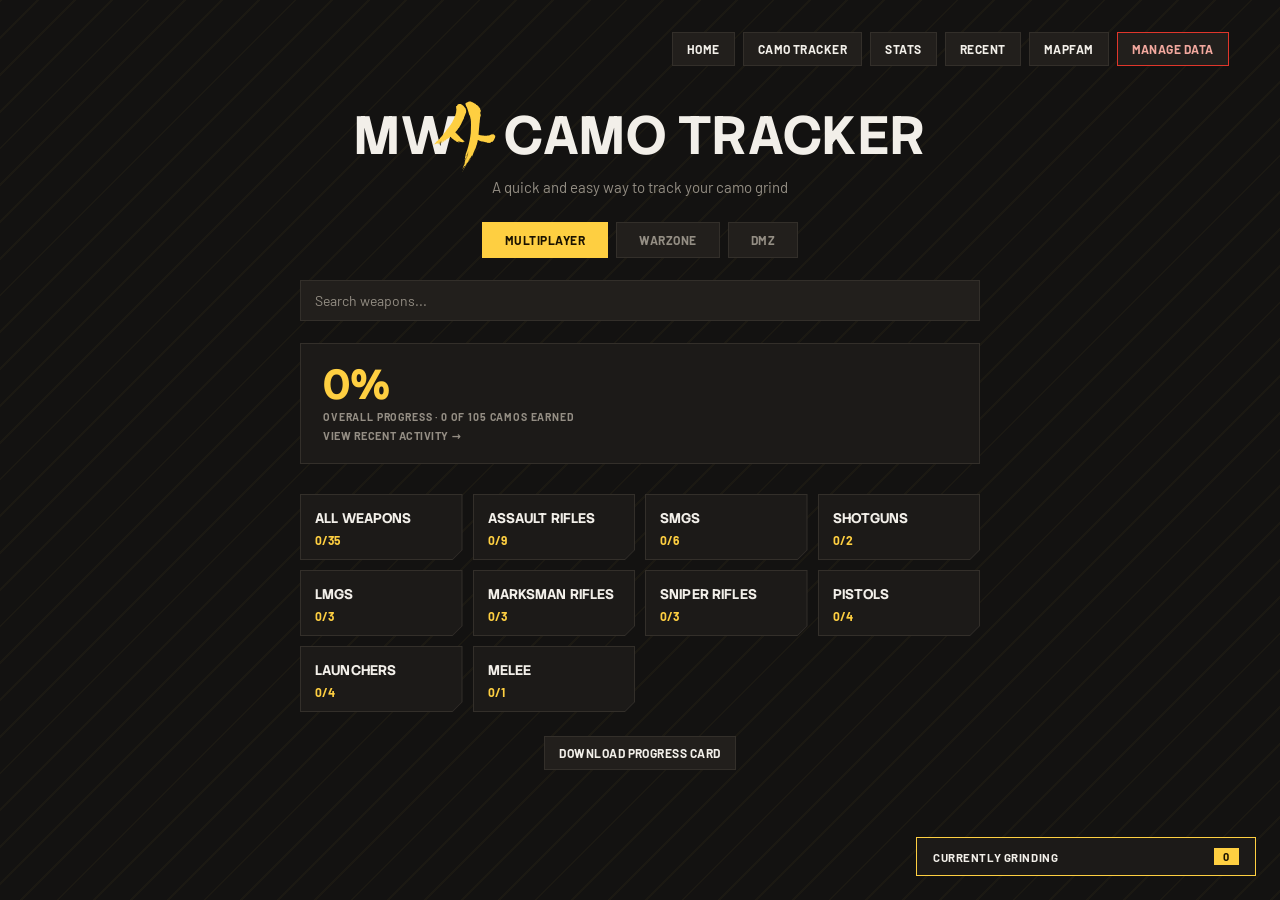
<file: index.html>
<!DOCTYPE html>
<html lang="en">
<head>
<meta charset="UTF-8">
<meta name="viewport" content="width=device-width, initial-scale=1.0">
<title>MW4 Camo Tracker</title>
<meta property="og:type" content="website">
<meta property="og:title" content="MW4 Camo Tracker">
<meta property="og:description" content="A quick and easy way to track your camo grind.">
<meta name="twitter:card" content="summary">
<meta name="twitter:title" content="MW4 Camo Tracker">
<meta name="twitter:description" content="A quick and easy way to track your camo grind.">
<link rel="icon" type="image/svg+xml" href="favicon.svg">
<link rel="apple-touch-icon" href="apple-touch-icon.png">
<link rel="manifest" href="manifest.webmanifest">
<meta name="mobile-web-app-capable" content="yes">
<meta name="apple-mobile-web-app-capable" content="yes">
<meta name="apple-mobile-web-app-status-bar-style" content="black">
<meta name="apple-mobile-web-app-title" content="MW4 Camos">
<meta name="theme-color" content="#131211">
<link rel="preconnect" href="https://fonts.googleapis.com">
<link rel="preconnect" href="https://fonts.gstatic.com" crossorigin>
<link href="https://fonts.googleapis.com/css2?family=Barlow:wght@400;500;600;700&display=swap" rel="stylesheet">
<link rel="preload" href="fonts/StackSansHeadline-Bold.ttf" as="font" type="font/ttf" crossorigin>
<link rel="preload" href="site.css" as="style">
<link rel="preload" href="data.js" as="script">
<link rel="preload" href="site.js" as="script">
<link rel="stylesheet" href="site.css">
<style>
  body{
    min-height:100vh;
    display:flex;
    flex-direction:column;
    align-items:center;
    padding:32px clamp(16px, 4vw, 56px) 130px;
  }
  .topbar{width:100%;}
  .hero{
    max-width:680px;
    width:100%;
    text-align:center;
    margin:auto 0;
  }
  .hero h1{font-size:clamp(32px, 8vw, 54px);margin:14px 0 6px;}
  .mw4-glyph{
    height:1.32em;
    width:auto;
    vertical-align:-0.34em;
    margin-left:-0.44em;
    margin-right:-0.06em;
    position:relative;
    z-index:1;
  }
  .hero .sub{font-size:clamp(13px, 3vw, 15px);margin:0 0 26px;}
  .home-progress{margin-bottom:26px;text-align:left;}
  .home-search-wrap{position:relative;margin-bottom:22px;}
  .home-search-results{
    display:none;
    position:absolute;
    top:100%;left:0;right:0;
    margin-top:4px;
    background:var(--panel-2);
    border:1px solid var(--line);
    z-index:10;
    text-align:left;
    max-height:280px;
    overflow-y:auto;
    scrollbar-width:thin;
    scrollbar-color:var(--line) var(--panel-2);
  }
  .home-search-results.open{display:block;}
  .home-search-row{
    display:flex;
    justify-content:space-between;
    align-items:center;
    gap:10px;
    padding:11px 14px;
    cursor:pointer;
    border-bottom:1px solid var(--line);
  }
  .home-search-row:last-child{border-bottom:none;}
  .home-search-row:hover{background:var(--panel);border-color:var(--gold);}
  .home-search-name{font-weight:700;color:var(--paper);font-size:14px;}
  .home-search-class{font-size:11px;color:var(--dim);text-transform:uppercase;letter-spacing:.04em;}
  .home-search-empty{padding:14px;font-size:12px;color:var(--dim);text-align:center;}
</style>
</head>
<body>
<div class="topbar">
  <div class="topbar-right">
    <a class="trader-btn" href="index.html">Home</a>
    <a class="trader-btn" href="camos.html">Camo Tracker</a>
      <a class="trader-btn" href="stats.html">Stats</a>
    <a class="trader-btn" href="recent.html">Recent</a>
    <a class="trader-btn" href="mapfam.html">Mapfam</a>
    <a class="trader-btn trader-btn-danger" href="import.html">Manage Data</a>
  </div>
</div>
<div class="hero">
  <h1>MW<img class="mw4-glyph" src="mw4-vector.svg" alt="4"> Camo Tracker</h1>
  <div class="sub">A quick and easy way to track your camo grind</div>

  <div class="mode-switcher" id="modeSwitcher"></div>

  <div class="home-search-wrap">
    <input type="text" class="weapon-search" id="homeWeaponSearch" placeholder="Search weapons..." autocomplete="off">
    <div class="home-search-results" id="homeSearchResults"></div>
  </div>

  <div class="home-progress">
    <a class="progress-block progress-block-link" href="recent.html" style="flex-direction:column;align-items:stretch;gap:6px;">
      <div class="big-pct" id="homeBigPct" style="text-align:left;">0%<span id="homeBigLabel">All Weapons &middot; Mastered</span></div>
      <div class="progress-block-hint">View recent activity &rarr;</div>
    </a>
  </div>

  <div class="class-grid" id="classGrid"></div>

  <div class="page-toolbar" style="justify-content:center;margin-top:24px;margin-bottom:0;">
    <button class="trader-btn" id="downloadProgressCard" type="button">Download Progress Card</button>
  </div>
</div>

<div class="grind-list" id="grindList">
  <div class="grind-list-bar">
    <div class="grind-list-toggle" id="grindListToggle" role="button" tabindex="0">
      <span>Currently Grinding</span>
      <span class="grind-list-actions">
        <button class="grind-list-fullscreen" id="grindListFullscreen" type="button">Full Screen</button>
        <span class="grind-list-count" id="grindListCount">0</span>
      </span>
    </div>
  </div>
  <div class="grind-list-panel" id="grindListPanel"></div>
</div>

<script src="data.js"></script>
<script src="site.js"></script>
<script src="progress-card.js"></script>
<script>
renderClassSummary('classGrid');
renderModeSwitcher('modeSwitcher');
initHomeWeaponSearch('homeWeaponSearch', 'homeSearchResults');
initProgressCardButton('downloadProgressCard');

function renderHomeProgress(animate){
  const progress = loadCamoProgress();
  // Counts every camo tier earned across every weapon (not just fully
  // mastered weapons) so a single camo pickup moves this bar.
  const totalPossible = WEAPONS.length * CAMO_TIERS.length;
  let earned = 0;
  const tierDone = CAMO_TIERS.map(() => 0);
  WEAPONS.forEach(w => {
    const p = progress[w.name] || {};
    CAMO_TIERS.forEach((t, i) => { if(p[t.key]){ earned++; tierDone[i]++; } });
  });
  const pct = totalPossible ? Math.round((earned / totalPossible) * 100) : 0;

  // Same "highest tier anyone has started" color cycling as the Camo
  // Tracker page, just scoped across every weapon class instead of one.
  let activeColor = 'var(--gold)'; // site gold until a camo is earned
  for(let i = CAMO_TIERS.length - 1; i >= 0; i--){
    if(tierDone[i] > 0){ activeColor = CAMO_TIERS[i].color; break; }
  }

  const homeBigPct = document.getElementById('homeBigPct');
  const homeProgressLink = document.querySelector('.progress-block-link');
  const isMaxed = pct === 100;
  homeBigPct.innerHTML = pct + '%<span>Overall Progress &middot; ' + earned + ' of ' + totalPossible + ' camos earned</span>';
  if(animate) countUpPercent(homeBigPct, pct);
  homeBigPct.style.color = isMaxed ? '' : activeColor; // let the .maxed CSS rule take over at 100%
  if(homeProgressLink) homeProgressLink.classList.toggle('maxed', isMaxed);
}
renderHomeProgress(true);
onDataSync(() => { renderClassSummary('classGrid'); renderHomeProgress(false); });
</script>
</body>
</html>
</file>
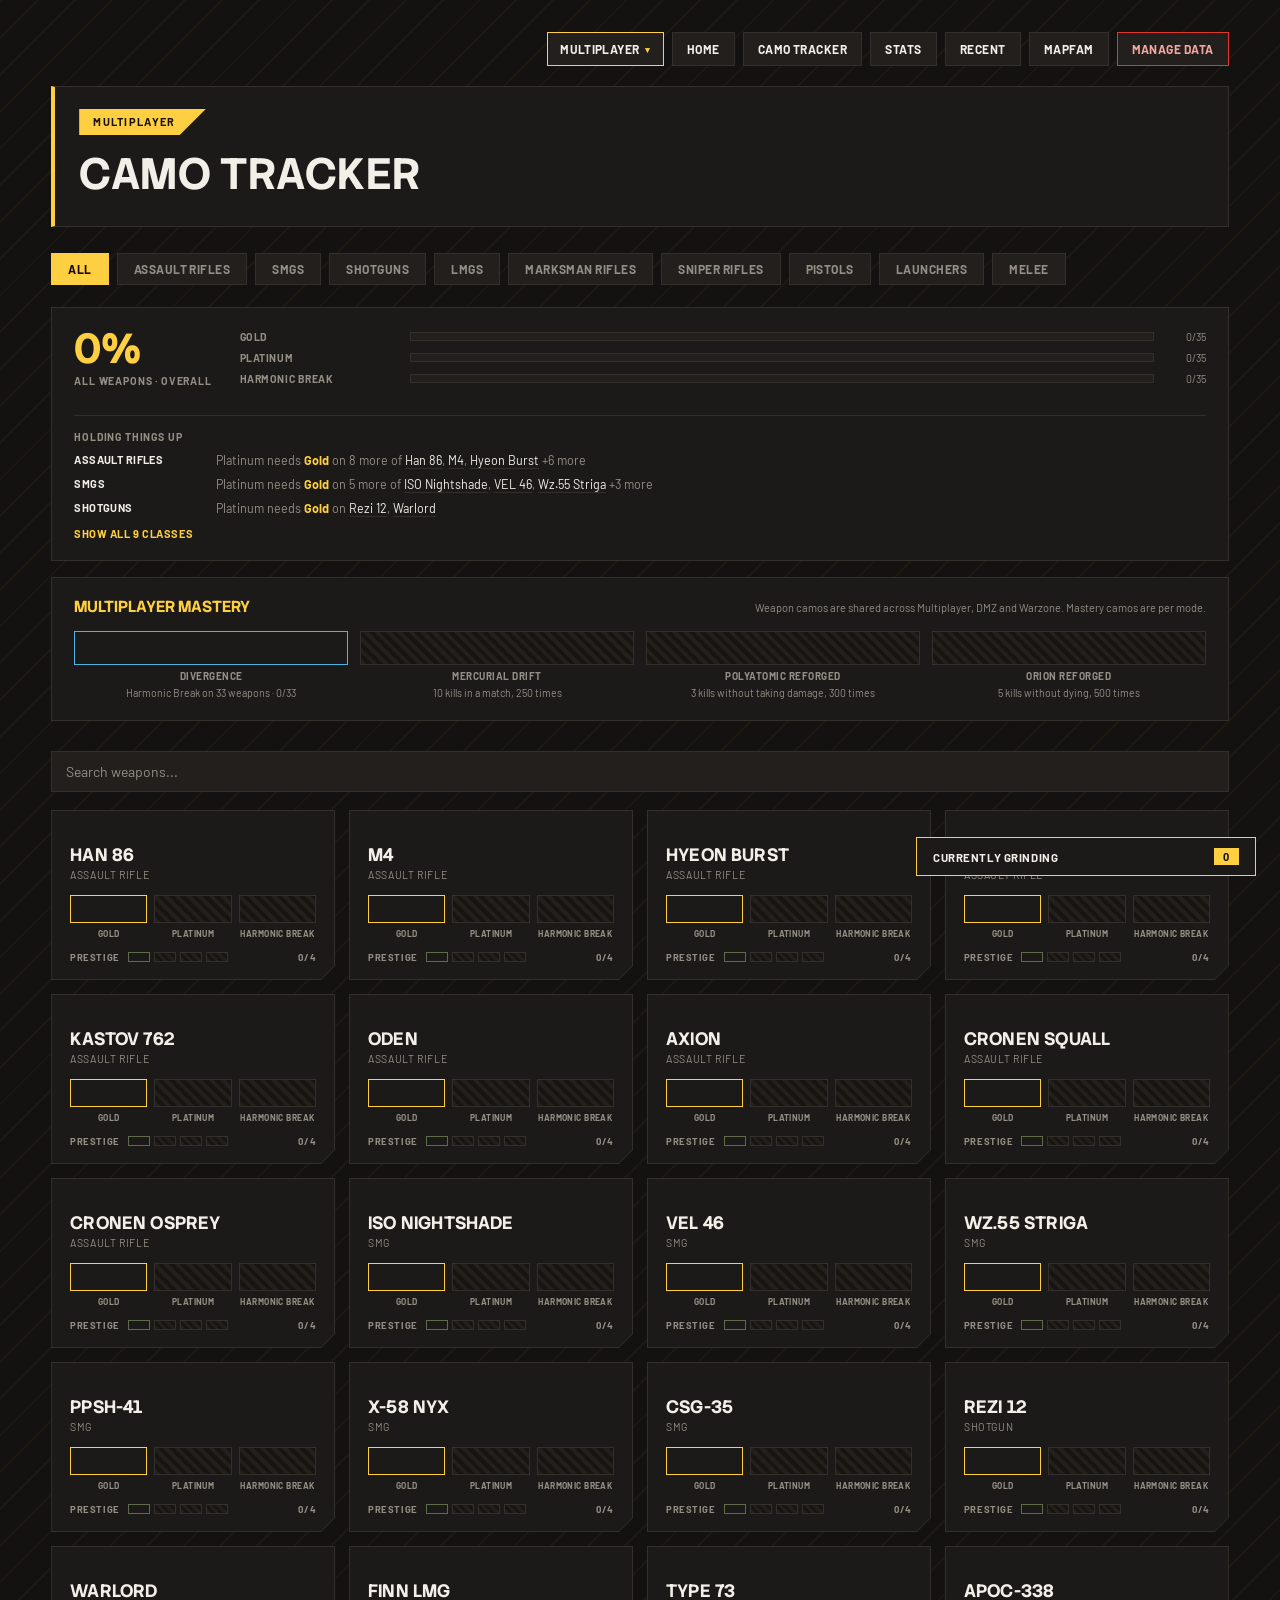
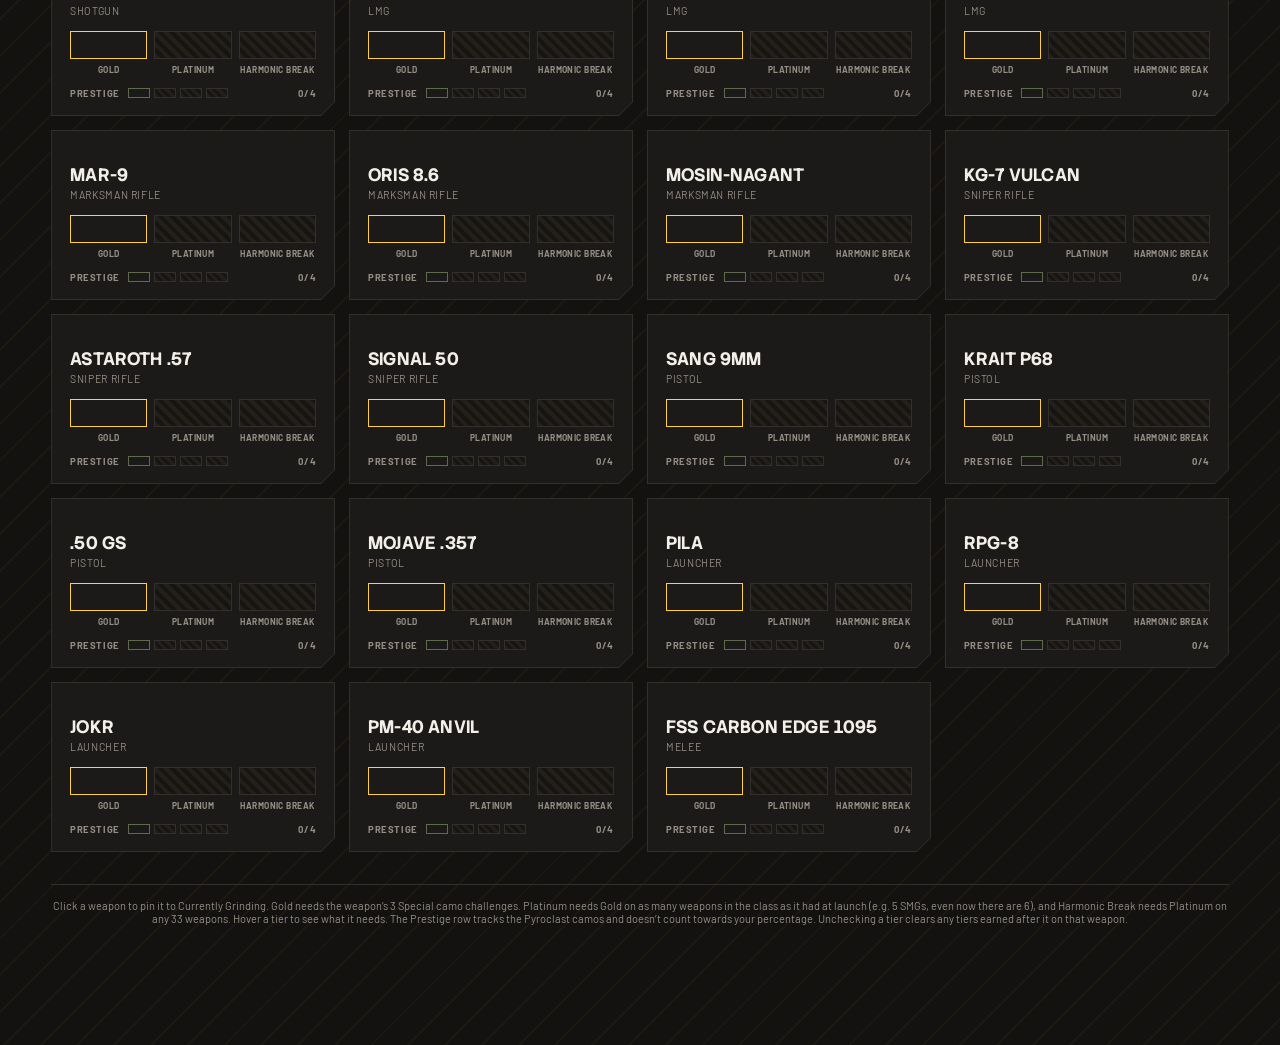
<file: camos.html>
<!DOCTYPE html>
<html lang="en">
<head>
<meta charset="UTF-8">
<meta name="viewport" content="width=device-width, initial-scale=1.0">
<title>Camo Tracker | MW4 Camo Tracker</title>
<meta property="og:type" content="website">
<meta property="og:title" content="Camo Tracker | MW4 Camo Tracker">
<meta property="og:description" content="Track Gold, Platinum, Harmonic Break and Mastery camos across every Modern Warfare 4 weapon.">
<meta name="twitter:card" content="summary">
<meta name="twitter:title" content="Camo Tracker | MW4 Camo Tracker">
<meta name="twitter:description" content="Track Gold, Platinum, Harmonic Break and Mastery camos across every Modern Warfare 4 weapon.">
<link rel="icon" type="image/svg+xml" href="favicon.svg">
<link rel="apple-touch-icon" href="apple-touch-icon.png">
<link rel="manifest" href="manifest.webmanifest">
<meta name="mobile-web-app-capable" content="yes">
<meta name="apple-mobile-web-app-capable" content="yes">
<meta name="apple-mobile-web-app-status-bar-style" content="black">
<meta name="apple-mobile-web-app-title" content="MW4 Camos">
<meta name="theme-color" content="#131211">
<link rel="preconnect" href="https://fonts.googleapis.com">
<link rel="preconnect" href="https://fonts.gstatic.com" crossorigin>
<link href="https://fonts.googleapis.com/css2?family=Barlow:wght@400;500;600;700&display=swap" rel="stylesheet">
<link rel="preload" href="fonts/StackSansHeadline-Bold.ttf" as="font" type="font/ttf" crossorigin>
<link rel="preload" href="site.css" as="style">
<link rel="preload" href="data.js" as="script">
<link rel="preload" href="site.js" as="script">
<link rel="stylesheet" href="site.css">
</head>
<body>
<div class="wrap">

  <div class="topbar">
    <div class="topbar-right">
      <div class="nav-mode-switcher" id="navModeSwitcher"></div>
      <a class="trader-btn" href="index.html">Home</a>
      <a class="trader-btn" href="camos.html">Camo Tracker</a>
      <a class="trader-btn" href="stats.html">Stats</a>
      <a class="trader-btn" href="recent.html">Recent</a>
      <a class="trader-btn" href="mapfam.html">Mapfam</a>
      <a class="trader-btn trader-btn-danger" href="import.html">Manage Data</a>
    </div>
  </div>

  <header>
    <span class="eyebrow mode-badge">Multiplayer</span>
    <h1>Camo Tracker</h1>
  </header>

  <section>
    <div class="class-filter-row" id="classFilter"></div>

    <div class="progress-block" id="progressBlock">
      <div class="big-pct" id="progressBigPct">0%<span>All Weapons &middot; Overall</span></div>
      <div class="bars" id="progressBars"></div>
    </div>

    <div class="mastery-panel" id="masteryPanel"></div>

    <input type="text" class="weapon-search" id="weaponSearch" placeholder="Search weapons..." autocomplete="off">

    <div class="weapon-grid" id="weaponList"></div>
    <div class="task-filter-empty" id="taskFilterEmpty">No weapons in this class yet.</div>
  </section>

  <footer>Click a weapon to pin it to Currently Grinding. Gold needs the weapon&rsquo;s 3 Special camo challenges. Platinum needs Gold on as many weapons in the class as it had at launch (e.g. 5 SMGs, even now there are 6), and Harmonic Break needs Platinum on any 33 weapons. Hover a tier to see what it needs. The Prestige row tracks the Pyroclast camos and doesn&rsquo;t count towards your percentage. Unchecking a tier clears any tiers earned after it on that weapon.</footer>
</div>

<div class="grind-list" id="grindList">
  <div class="grind-list-bar">
    <div class="grind-list-toggle" id="grindListToggle" role="button" tabindex="0">
      <span>Currently Grinding</span>
      <span class="grind-list-actions">
        <button class="grind-list-fullscreen" id="grindListFullscreen" type="button">Full Screen</button>
        <span class="grind-list-count" id="grindListCount">0</span>
      </span>
    </div>
  </div>
  <div class="grind-list-panel" id="grindListPanel"></div>
</div>

<script src="data.js"></script>
<script src="site.js"></script>
<script>
renderNavModeSwitcher('navModeSwitcher');
initCamoChecklist({
  listElId: 'weaponList',
  classFilterId: 'classFilter',
  filterEmptyId: 'taskFilterEmpty',
  searchInputId: 'weaponSearch',
  masteryElId: 'masteryPanel'
});
</script>
</body>
</html>
</file>
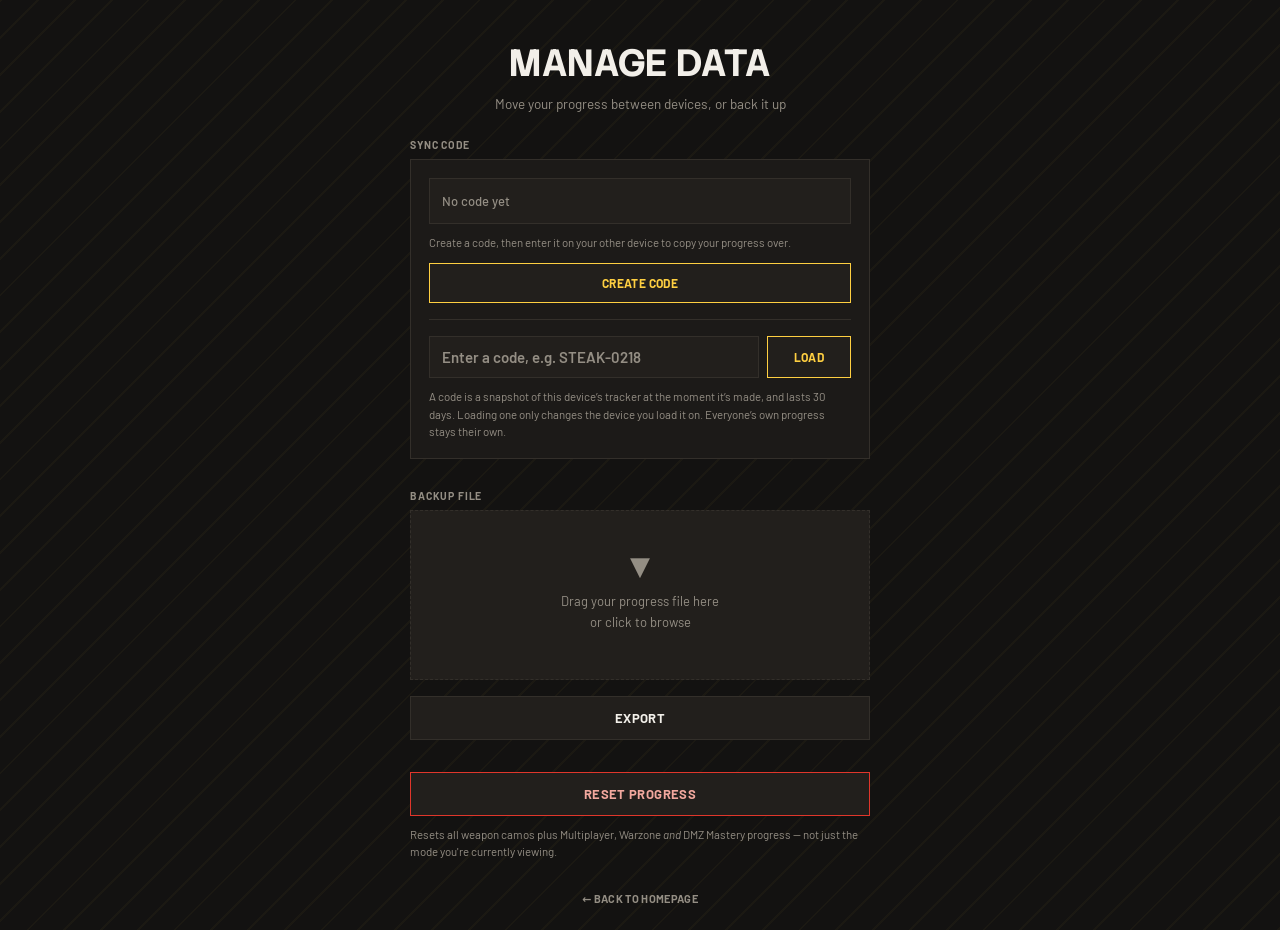
<file: import.html>
<!DOCTYPE html>
<html lang="en">
<head>
<meta charset="UTF-8">
<meta name="viewport" content="width=device-width, initial-scale=1.0">
<title>Manage Data | MW4 Camo Tracker</title>
<meta property="og:type" content="website">
<meta property="og:title" content="Manage Data | MW4 Camo Tracker">
<meta property="og:description" content="Move your MW4 Camo Tracker progress between devices with a short sync code, or back it up to a file.">
<meta name="twitter:card" content="summary">
<meta name="twitter:title" content="Manage Data | MW4 Camo Tracker">
<meta name="twitter:description" content="Move your MW4 Camo Tracker progress between devices with a short sync code, or back it up to a file.">
<link rel="icon" type="image/svg+xml" href="favicon.svg">
<link rel="apple-touch-icon" href="apple-touch-icon.png">
<link rel="manifest" href="manifest.webmanifest">
<meta name="mobile-web-app-capable" content="yes">
<meta name="apple-mobile-web-app-capable" content="yes">
<meta name="apple-mobile-web-app-status-bar-style" content="black">
<meta name="apple-mobile-web-app-title" content="MW4 Camos">
<meta name="theme-color" content="#131211">
<link rel="preconnect" href="https://fonts.googleapis.com">
<link rel="preconnect" href="https://fonts.gstatic.com" crossorigin>
<link href="https://fonts.googleapis.com/css2?family=Barlow:wght@400;500;600;700&display=swap" rel="stylesheet">
<link rel="preload" href="fonts/StackSansHeadline-Bold.ttf" as="font" type="font/ttf" crossorigin>
<link rel="preload" href="site.css" as="style">
<link rel="preload" href="data.js" as="script">
<link rel="stylesheet" href="site.css">
<script src="data.js"></script>
<style>
  body{
    min-height:100vh;
    display:flex;
    align-items:center;
    justify-content:center;
    padding:24px;
  }
  .hero{
    max-width:460px;
    width:100%;
    text-align:center;
  }
  .hero h1{font-size:38px;margin:14px 0 8px;}
  .hero .sub{font-size:13.5px;margin:0 0 26px;}
  .drop-box{
    border:1px dashed var(--line);
    background:var(--panel-2);
    padding:38px 20px;
    cursor:pointer;
    margin-bottom:16px;
  }
  .drop-box.dragover{border-color:var(--hazard);}
  .drop-box .icon{font-size:26px;color:var(--dim);display:block;margin-bottom:10px;}
  .drop-box .label{font-size:13px;color:var(--dim);line-height:1.6;}
  .drop-box .filename{font-size:12px;color:var(--gold);margin-top:8px;}
  input[type=file]{display:none;}
  .export-btn{
    display:block;
    width:100%;
    background:var(--panel-2);
    border:1px solid var(--line);
    color:var(--paper);
    font-family:'Barlow', sans-serif;
    font-weight:700;
    text-transform:uppercase;
    letter-spacing:.03em;
    font-size:13px;
    padding:13px 18px;
    cursor:pointer;
    margin-bottom:20px;
  }
  .export-btn[hidden]{display:none;}
  .export-btn:hover{border-color:var(--hazard);color:var(--hazard);}
  .reset-btn{
    display:block;
    width:100%;
    background:var(--panel-2);
    border:1px solid var(--danger);
    color:#f2a89e;
    font-family:'Barlow', sans-serif;
    font-weight:700;
    text-transform:uppercase;
    letter-spacing:.03em;
    font-size:13px;
    padding:13px 18px;
    cursor:pointer;
    margin-top:32px;
  }
  .reset-btn:hover{background:var(--danger);color:#fff;}
  .reset-btn.confirming{background:var(--danger);color:#fff;}
  .status{
    font-size:12px;
    padding:10px 14px;
    margin-bottom:16px;
    display:none;
  }
  .status.show{display:block;}
  .status.success{background:var(--panel-2);color:var(--gold);border:1px solid var(--gold);}
  .status.error{background:var(--panel-2);color:#f2a89e;border:1px solid var(--danger);}
  .home-link{
    display:inline-block;
    margin-top:32px;
    font-size:11px;
    font-weight:700;
    text-transform:uppercase;
    letter-spacing:.03em;
    color:var(--dim);
    text-decoration:none;
  }
  .home-link:hover{color:var(--hazard);}
  .reset-disclaimer{
    font-size:11.5px;
    color:var(--dim);
    line-height:1.5;
    margin-top:10px;
    text-align:left;
  }
  .section-label{
    font-size:10.5px;
    font-weight:700;
    letter-spacing:.08em;
    text-transform:uppercase;
    color:var(--dim);
    text-align:left;
    margin:0 0 8px;
  }
  .sync-box{
    background:var(--panel);
    border:1px solid var(--line);
    padding:18px;
    margin-bottom:30px;
    text-align:left;
  }
  .sync-row{display:flex;gap:8px;margin-bottom:10px;}
  .sync-code,
  .sync-input{
    flex:1;
    min-width:0;
    background:var(--panel-2);
    border:1px solid var(--line);
    color:var(--paper);
    font-family:'Barlow', sans-serif;
    font-weight:600;
    font-size:15px;
    letter-spacing:.06em;
    padding:11px 12px;
  }
  .sync-code{
    color:var(--gold);
    font-family:'Stack Sans Headline', 'DejaVu Sans Condensed', sans-serif;
    font-weight:700;
    font-size:22px;
    letter-spacing:.06em;
    padding:8px 12px;
    display:flex;
    align-items:center;
    min-height:46px;
  }
  .sync-code.empty{color:var(--dim);font-family:'Barlow', sans-serif;font-size:13px;font-weight:500;letter-spacing:0;}
  .sync-input{text-transform:uppercase;}
  .sync-input::placeholder{text-transform:none;}
  .sync-btn:disabled{opacity:.5;cursor:default;background:var(--panel-2);color:var(--gold);}
  .sync-btn.sync-btn-wide{display:block;width:100%;padding:12px 16px;margin-top:12px;}
  .sync-btn[hidden]{display:none;}
  .sync-input:focus{border-color:var(--gold);outline:none;}
  .sync-input::placeholder{color:var(--dim);letter-spacing:0;font-family:'Barlow', sans-serif;}
  .sync-btn{
    flex:0 0 auto;
    background:var(--panel-2);
    border:1px solid var(--gold);
    color:var(--gold);
    font-family:'Barlow', sans-serif;
    font-weight:700;
    text-transform:uppercase;
    letter-spacing:.03em;
    font-size:12px;
    padding:0 16px;
    cursor:pointer;
    min-width:84px;
  }
  .sync-btn:hover,
  .sync-btn.confirming{background:var(--gold);color:var(--bg);}
  .sync-note{font-size:11.5px;color:var(--dim);line-height:1.5;margin:4px 0 0;}
  .sync-divider{height:1px;background:var(--line);margin:16px 0;}
  @media (max-width: 480px){
    .sync-row{flex-wrap:wrap;}
    .sync-code, .sync-input{flex-basis:100%;justify-content:center;text-align:center;}
    .sync-btn{flex:1 1 100%;padding:11px 16px;}
  }
</style>
</head>
<body>
<div class="hero">
  <h1>Manage Data</h1>
  <div class="sub">Move your progress between devices, or back it up</div>

  <div class="section-label">Sync Code</div>
  <div class="sync-box">
    <div class="sync-row">
      <div class="sync-code empty" id="syncCodeOut" aria-live="polite">No code yet</div>
      <button class="sync-btn" id="syncCopyBtn" type="button" hidden>Copy</button>
    </div>
    <p class="sync-note" id="syncCodeNote">Create a code, then enter it on your other device to copy your progress over.</p>
    <button class="sync-btn sync-btn-wide" id="syncCreateBtn" type="button">Create Code</button>
    <div class="sync-divider"></div>
    <div class="sync-row">
      <input class="sync-input" id="syncCodeIn" type="text" placeholder="Enter a code, e.g. STEAK-0218" autocomplete="off" autocapitalize="characters" spellcheck="false" aria-label="Sync code to load">
      <button class="sync-btn" id="syncLoadBtn" type="button">Load</button>
    </div>
    <div class="status" id="syncStatus" style="margin:6px 0 4px;"></div>
    <p class="sync-note">A code is a snapshot of this device&rsquo;s tracker at the moment it&rsquo;s made, and lasts 30 days. Loading one only changes the device you load it on. Everyone&rsquo;s own progress stays their own.</p>
  </div>

  <div class="section-label">Backup File</div>

  <div class="drop-box" id="dropBox">
    <span class="icon">&#9660;</span>
    <div class="label">Drag your progress file here<br>or click to browse</div>
    <div class="filename" id="fileName"></div>
  </div>
  <input type="file" id="fileInput" accept=".json,application/json">

  <div class="status" id="statusMsg"></div>

  <button class="export-btn" id="exportBtn" type="button">Export</button>

  <button class="export-btn" id="restoreBtn" type="button" hidden></button>

  <button class="reset-btn" id="resetBtn" type="button">Reset Progress</button>
  <div class="reset-disclaimer">Resets all weapon camos plus Multiplayer, Warzone <em>and</em> DMZ Mastery progress &mdash; not just the mode you're currently viewing.</div>


  <a class="home-link" href="index.html">&larr; Back to Homepage</a>
</div>

<script>
document.documentElement.style.setProperty('--mode-accent', getModeInfo(getCurrentMode()).accent);

const MW4CAMO_PREFIX = 'mw4camo-';

function collectBundle(){
  const bundle = {};
  try{
    for(let i = 0; i < localStorage.length; i++){
      const key = localStorage.key(i);
      if(key && key.indexOf(MW4CAMO_PREFIX) === 0 && key !== 'mw4camo-sync-last' && key !== 'mw4camo-restore-point'){
        bundle[key] = localStorage.getItem(key);
      }
    }
  }catch(e){}
  return bundle;
}

function showStatus(message, type){
  const el = document.getElementById('statusMsg');
  el.textContent = message;
  el.className = 'status show ' + type;
}

document.getElementById('exportBtn').addEventListener('click', () => {
  const bundle = collectBundle();
  const json = JSON.stringify(bundle, null, 2);
  const blob = new Blob([json], { type: 'application/json' });
  const url = URL.createObjectURL(blob);
  const a = document.createElement('a');
  a.href = url;
  a.download = 'mw4camo-progress.json';
  document.body.appendChild(a);
  a.click();
  document.body.removeChild(a);
  URL.revokeObjectURL(url);
  showStatus('Progress file downloaded.', 'success');
});

// Keys holding camo progress, which only make sense for the data version
// they were saved under (see DATA_VERSION in data.js).
function isCompatibleVersion(v){
  return v !== undefined && v !== null && Number(v) >= 3;
}

// ---- Restore point ----
// Loading a file or a sync code replaces this device's progress, so a copy
// of what was there is kept first and can be put back with one click.
const RESTORE_KEY = 'mw4camo-restore-point';
const RESTORE_DATA_KEYS = ['mw4camo-progress', 'mw4camo-mastery', 'mw4camo-grindlist', 'mw4camo-recent', 'mw4camo-celebrated'];
function saveRestorePoint(reason){
  const data = {};
  RESTORE_DATA_KEYS.forEach(k => { const v = localStorage.getItem(k); if(v !== null) data[k] = v; });
  if(!Object.keys(data).length) return;
  try{ localStorage.setItem(RESTORE_KEY, JSON.stringify({ ts: Date.now(), reason: reason, data: data })); }catch(e){}
  renderRestoreButton();
}
function renderRestoreButton(){
  const btn = document.getElementById('restoreBtn');
  if(!btn) return;
  let rp = null;
  try{ rp = JSON.parse(localStorage.getItem(RESTORE_KEY) || 'null'); }catch(e){}
  btn.hidden = !rp;
  if(rp) btn.textContent = 'Put back progress from before ' + rp.reason;
}

function isProgressDataKey(k){
  return /^mw4camo-(progress|grindlist|recent|mastery|celebrated)(-|$)/.test(k);
}

function handleImportFile(file){
  if(!file){ return; }
  if(!file.name.toLowerCase().endsWith('.json')){
    showStatus('That doesn\'t look like a progress file (.json expected).', 'error');
    return;
  }
  const reader = new FileReader();
  reader.onload = (e) => {
    let data;
    try{
      data = JSON.parse(e.target.result);
    }catch(err){
      showStatus('Could not read that file \u2014 it may be corrupted.', 'error');
      return;
    }
    let keys = Object.keys(data).filter(k => k.indexOf(MW4CAMO_PREFIX) === 0);
    if(keys.length === 0){
      showStatus('No recognizable progress data found in that file.', 'error');
      return;
    }
    // Backups made before launch (data version 1-2) hold placeholder
    // weapons and camos. Restore everything else from them (e.g. Mapfam), but
    // skip their camo progress. Anything from launch onwards (v3+) is
    // restored as-is: nothing in it is ever "corrected" or removed.
    let skippedOldProgress = false;
    if(!isCompatibleVersion(data[MW4CAMO_PREFIX + 'data-version'])){
      const before = keys.length;
      keys = keys.filter(k => !isProgressDataKey(k) && k !== MW4CAMO_PREFIX + 'data-version');
      skippedOldProgress = keys.length !== before;
    }
    keys = keys.filter(k => k !== MW4CAMO_PREFIX + 'data-version' && k !== RESTORE_KEY && k !== 'mw4camo-sync-last');
    saveRestorePoint('importing ' + file.name);
    try{
      keys.forEach(k => localStorage.setItem(k, data[k]));
      migrateProgressData();
    }catch(err){
      showStatus('Could not save the imported data to this browser.', 'error');
      return;
    }
    document.getElementById('fileName').textContent = file.name;
    if(typeof refreshSyncCode === 'function') refreshSyncCode();
    const oldNote = skippedOldProgress ? ' Camo progress in this backup uses an older camo layout, so it wasn\u2019t restored.' : '';
    showStatus('Imported \u2014 ' + keys.length + ' item(s) restored.' + oldNote, keys.length ? 'success' : 'error');
  };
  reader.readAsText(file);
}

const dropBox = document.getElementById('dropBox');
const fileInput = document.getElementById('fileInput');

dropBox.addEventListener('click', () => fileInput.click());
fileInput.addEventListener('change', (e) => handleImportFile(e.target.files[0]));

dropBox.addEventListener('dragover', (e) => { e.preventDefault(); dropBox.classList.add('dragover'); });
dropBox.addEventListener('dragleave', () => dropBox.classList.remove('dragover'));
dropBox.addEventListener('drop', (e) => {
  e.preventDefault();
  dropBox.classList.remove('dragover');
  handleImportFile(e.dataTransfer.files[0]);
});

// ---- Reset progress (two-step confirm) ----
const resetBtn = document.getElementById('resetBtn');
// Reset wipes all three modes' progress/grindlist/recent together — see
// the disclaimer text next to the button. Built from MODES so adding a
// fourth mode later doesn't require remembering to update this list.
const RESET_KEYS = ['mw4camo-progress', 'mw4camo-grindlist', 'mw4camo-recent', 'mw4camo-mastery', 'mw4camo-celebrated'];
let resetPending = false;
let resetTimeout = null;

resetBtn.addEventListener('click', () => {
  if(!resetPending){
    resetPending = true;
    resetBtn.textContent = 'Are you sure? Click to confirm';
    resetBtn.classList.add('confirming');
    resetTimeout = setTimeout(() => {
      resetPending = false;
      resetBtn.textContent = 'Reset Progress';
      resetBtn.classList.remove('confirming');
    }, 5000);
    return;
  }

  clearTimeout(resetTimeout);
  saveRestorePoint('reset');
  try{
    RESET_KEYS.forEach(k => localStorage.removeItem(k));
  }catch(e){}

  resetPending = false;
  resetBtn.classList.remove('confirming');
  resetBtn.textContent = 'Reset Progress';
  if(typeof refreshSyncCode === 'function') refreshSyncCode();
  showStatus('Progress reset. Weapon camos, Mastery camos, the Grind List, and recent activity have been cleared.', 'success');
});

// ---- Sync code ----
// Snapshots are stored by functions/api/sync.js under a short code like
// STEAK-0218. The last code made on this device is remembered (with a
// fingerprint of the data it holds) so the page can say whether it still
// matches current progress, instead of minting a new code every visit.
const SYNC_ENDPOINT = '/api/sync';
const SYNC_KEYS = ['mw4camo-progress', 'mw4camo-mastery', 'mw4camo-grindlist', 'mw4camo-recent', 'mw4camo-celebrated', 'mw4camo-data-version'];
const SYNC_LAST_KEY = 'mw4camo-sync-last'; // never included in snapshots

const syncOut = document.getElementById('syncCodeOut');
const syncNote = document.getElementById('syncCodeNote');
const syncIn = document.getElementById('syncCodeIn');
const syncCopyBtn = document.getElementById('syncCopyBtn');
const syncCreateBtn = document.getElementById('syncCreateBtn');
const syncLoadBtn = document.getElementById('syncLoadBtn');

function showSyncStatus(message, type){
  const el = document.getElementById('syncStatus');
  el.textContent = message;
  el.className = 'status show ' + type;
}
function clearSyncStatus(){
  document.getElementById('syncStatus').className = 'status';
}

function snapshotData(){
  const data = {};
  try{
    SYNC_KEYS.forEach(k => {
      const v = localStorage.getItem(k);
      if(v !== null) data[k] = v;
    });
  }catch(e){}
  return data;
}
// Fingerprint of what a code would carry (ignores the "celebrated" marker,
// which changes on its own as pages are viewed).
function snapshotFingerprint(data){
  const d = Object.assign({}, data);
  delete d['mw4camo-celebrated'];
  return JSON.stringify(Object.keys(d).sort().map(k => [k, d[k]]));
}
function loadLastSync(){
  try{ return JSON.parse(localStorage.getItem(SYNC_LAST_KEY) || 'null'); }catch(e){ return null; }
}
function formatDay(ts){
  return new Date(ts).toLocaleDateString(undefined, { day: 'numeric', month: 'short' });
}

function refreshSyncCode(){
  const last = loadLastSync();
  const valid = last && last.code && Date.now() < last.expiresAt;
  if(!valid){
    syncOut.textContent = 'No code yet';
    syncOut.classList.add('empty');
    syncCopyBtn.hidden = true;
    syncNote.textContent = 'Create a code, then enter it on your other device to copy your progress over.';
    syncCreateBtn.textContent = 'Create Code';
    return;
  }
  syncOut.textContent = last.code;
  syncOut.classList.remove('empty');
  syncCopyBtn.hidden = false;
  const upToDate = last.fingerprint === snapshotFingerprint(snapshotData());
  syncNote.textContent = upToDate
    ? 'Matches your current progress. Valid until ' + formatDay(last.expiresAt) + '.'
    : 'Your progress has changed since this code was made. Create a new one to include the latest.';
  syncCreateBtn.textContent = 'Create New Code';
}
refreshSyncCode();
window.addEventListener('storage', (e) => {
  if(e.key === null || SYNC_KEYS.includes(e.key) || e.key === SYNC_LAST_KEY) refreshSyncCode();
});

syncCreateBtn.addEventListener('click', () => {
  const data = snapshotData();
  if(!data['mw4camo-progress'] && !data['mw4camo-mastery']){
    showSyncStatus('Nothing to share yet. Tick off some camos first.', 'error');
    return;
  }
  syncCreateBtn.disabled = true;
  syncCreateBtn.textContent = 'Creating…';
  fetch(SYNC_ENDPOINT, { method: 'POST', headers: { 'Content-Type': 'application/json' }, body: JSON.stringify({ data: data }) })
    .then(r => r.json().then(body => ({ ok: r.ok, body: body })))
    .then(res => {
      if(!res.ok || !res.body.code) throw new Error(res.body.error || 'Could not create a code.');
      try{
        localStorage.setItem(SYNC_LAST_KEY, JSON.stringify({ code: res.body.code, expiresAt: res.body.expiresAt, fingerprint: snapshotFingerprint(data) }));
      }catch(e){}
      clearSyncStatus();
      refreshSyncCode();
    })
    .catch(err => {
      showSyncStatus(err.message && err.message !== 'Failed to fetch' ? err.message : 'Couldn’t reach the server. Check your connection and try again.', 'error');
      refreshSyncCode();
    })
    .finally(() => { syncCreateBtn.disabled = false; });
});

syncCopyBtn.addEventListener('click', () => {
  const text = syncOut.textContent;
  function done(){
    syncCopyBtn.textContent = 'Copied';
    setTimeout(() => { syncCopyBtn.textContent = 'Copy'; }, 1500);
  }
  if(navigator.clipboard && window.isSecureContext){
    navigator.clipboard.writeText(text).then(done, () => {});
  }else{
    const range = document.createRange();
    range.selectNodeContents(syncOut);
    const sel = window.getSelection();
    sel.removeAllRanges();
    sel.addRange(range);
    try{ document.execCommand('copy'); done(); }catch(e){}
  }
});

// A code in the URL (import.html?code=STEAK-0218) is dropped into the box,
// ready to load, but never applied without the confirm click.
const urlCode = new URLSearchParams(window.location.search).get('code');
if(urlCode) syncIn.value = urlCode;

let syncPending = null; // the fetched snapshot awaiting confirmation
let syncTimeout = null;
function resetSyncLoadBtn(){
  syncPending = null;
  clearTimeout(syncTimeout);
  syncLoadBtn.textContent = 'Load';
  syncLoadBtn.classList.remove('confirming');
  syncLoadBtn.disabled = false;
}
syncIn.addEventListener('input', resetSyncLoadBtn);
syncIn.addEventListener('keydown', (e) => { if(e.key === 'Enter') syncLoadBtn.click(); });

function applySnapshot(snap){
  const data = snap.data || {};
  saveRestorePoint('loading ' + snap.code);
  SYNC_KEYS.forEach(k => {
    if(k === 'mw4camo-data-version') return;
    if(typeof data[k] === 'string') localStorage.setItem(k, data[k]);
    else localStorage.removeItem(k);
  });
  migrateProgressData();
}

syncLoadBtn.addEventListener('click', () => {
  if(syncPending){
    const snap = syncPending;
    resetSyncLoadBtn();
    try{
      applySnapshot(snap);
    }catch(err){
      showSyncStatus('Could not save to this browser’s storage.', 'error');
      return;
    }
    syncIn.value = '';
    refreshSyncCode();
    showSyncStatus('Loaded ' + snap.code + '. Open the Camo Tracker to see it.', 'success');
    return;
  }

  const raw = syncIn.value.trim();
  if(!raw){ showSyncStatus('Enter a code first, e.g. STEAK-0218.', 'error'); return; }
  syncLoadBtn.disabled = true;
  syncLoadBtn.textContent = '…';
  fetch(SYNC_ENDPOINT + '?code=' + encodeURIComponent(raw))
    .then(r => r.json().then(body => ({ ok: r.ok, body: body })))
    .then(res => {
      if(!res.ok) throw new Error(res.body.error || 'Could not load that code.');
      const snap = res.body;
      if(!isCompatibleVersion((snap.data || {})['mw4camo-data-version'])){
        throw new Error(snap.code + ' was made before launch, so its camos don’t match MW4. Create a new code on the other device.');
      }
      let camoCount = 0;
      try{
        const p = JSON.parse(snap.data['mw4camo-progress'] || '{}');
        Object.keys(p).forEach(k => { camoCount += CAMO_TIERS.filter(t => p[k][t.key]).length; });
      }catch(e){}
      syncLoadBtn.disabled = false;
      syncPending = snap;
      syncLoadBtn.textContent = 'Confirm';
      syncLoadBtn.classList.add('confirming');
      showSyncStatus('Found ' + snap.code + ' from ' + formatDay(snap.createdAt) + ': ' + camoCount + ' weapon camo' + (camoCount === 1 ? '' : 's') + '. Click Confirm to replace this device’s progress with it.', 'success');
      syncTimeout = setTimeout(resetSyncLoadBtn, 10000);
    })
    .catch(err => {
      resetSyncLoadBtn();
      showSyncStatus(err.message && err.message !== 'Failed to fetch' ? err.message : 'Couldn’t reach the server. Check your connection and try again.', 'error');
    });
});

document.getElementById('restoreBtn').addEventListener('click', () => {
  let rp = null;
  try{ rp = JSON.parse(localStorage.getItem(RESTORE_KEY) || 'null'); }catch(e){}
  if(!rp) return;
  RESTORE_DATA_KEYS.forEach(k => {
    if(typeof rp.data[k] === 'string') localStorage.setItem(k, rp.data[k]);
    else localStorage.removeItem(k);
  });
  localStorage.removeItem(RESTORE_KEY);
  renderRestoreButton();
  if(typeof refreshSyncCode === 'function') refreshSyncCode();
  showStatus('Progress put back to how it was before the last ' + (rp.reason.indexOf('reset') === 0 ? 'reset' : 'load') + '.', 'success');
});
renderRestoreButton();
</script>
</body>
</html>
</file>
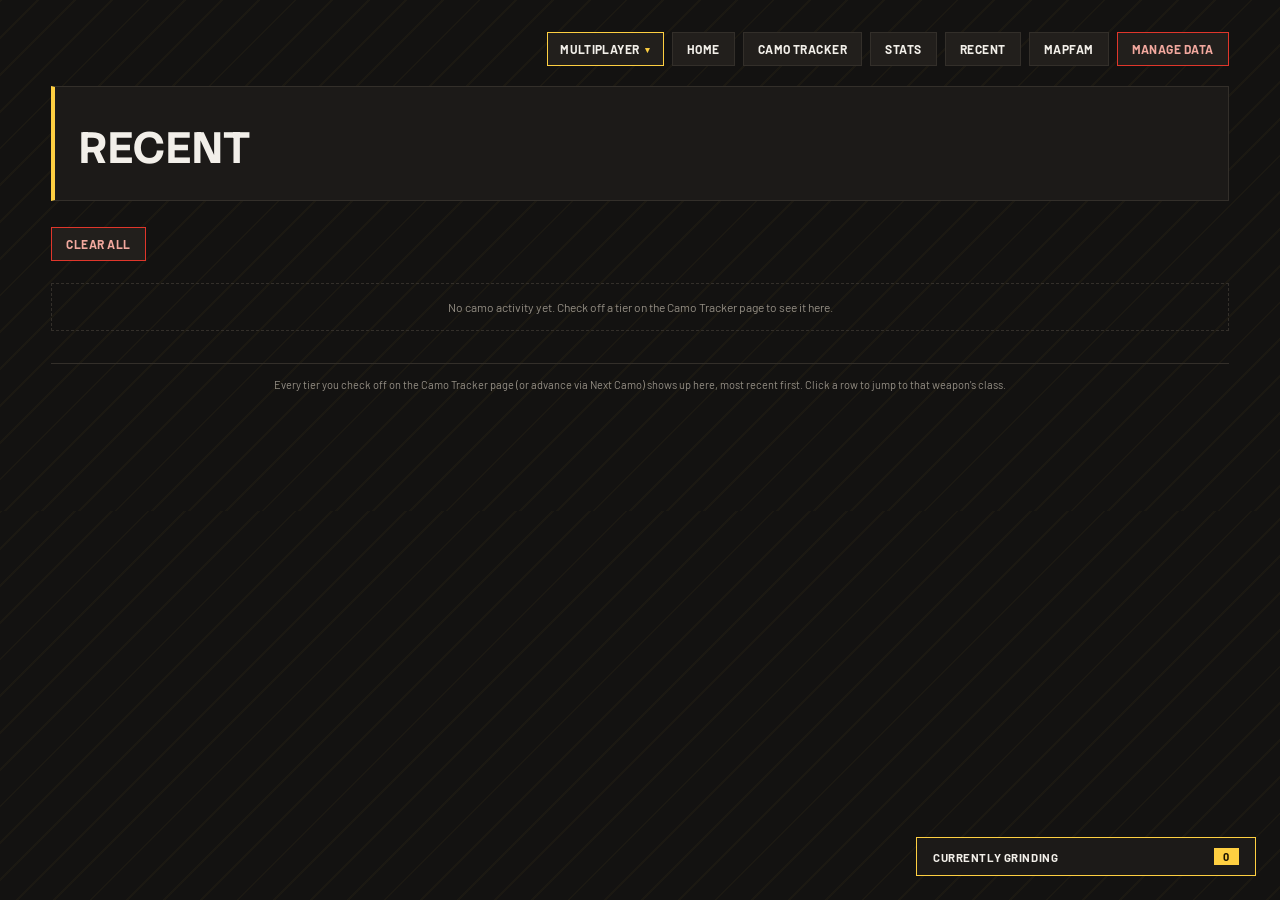
<file: recent.html>
<!DOCTYPE html>
<html lang="en">
<head>
<meta charset="UTF-8">
<meta name="viewport" content="width=device-width, initial-scale=1.0">
<title>Recent | MW4 Camo Tracker</title>
<meta property="og:type" content="website">
<meta property="og:title" content="Recent | MW4 Camo Tracker">
<meta property="og:description" content="Every camo tier earned, most recent first.">
<meta name="twitter:card" content="summary">
<meta name="twitter:title" content="Recent | MW4 Camo Tracker">
<meta name="twitter:description" content="Every camo tier earned, most recent first.">
<link rel="icon" type="image/svg+xml" href="favicon.svg">
<link rel="apple-touch-icon" href="apple-touch-icon.png">
<link rel="manifest" href="manifest.webmanifest">
<meta name="mobile-web-app-capable" content="yes">
<meta name="apple-mobile-web-app-capable" content="yes">
<meta name="apple-mobile-web-app-status-bar-style" content="black">
<meta name="apple-mobile-web-app-title" content="MW4 Camos">
<meta name="theme-color" content="#131211">
<link rel="preconnect" href="https://fonts.googleapis.com">
<link rel="preconnect" href="https://fonts.gstatic.com" crossorigin>
<link href="https://fonts.googleapis.com/css2?family=Barlow:wght@400;500;600;700&display=swap" rel="stylesheet">
<link rel="preload" href="fonts/StackSansHeadline-Bold.ttf" as="font" type="font/ttf" crossorigin>
<link rel="preload" href="site.css" as="style">
<link rel="preload" href="data.js" as="script">
<link rel="preload" href="site.js" as="script">
<link rel="stylesheet" href="site.css">
</head>
<body>
<div class="wrap">

  <div class="topbar">
    <div class="topbar-right">
      <div class="nav-mode-switcher" id="navModeSwitcher"></div>
      <a class="trader-btn" href="index.html">Home</a>
      <a class="trader-btn" href="camos.html">Camo Tracker</a>
      <a class="trader-btn" href="stats.html">Stats</a>
      <a class="trader-btn" href="recent.html">Recent</a>
      <a class="trader-btn" href="mapfam.html">Mapfam</a>
      <a class="trader-btn trader-btn-danger" href="import.html">Manage Data</a>
    </div>
  </div>

  <header>
    <h1>Recent</h1>
  </header>

  <section>
    <div class="page-toolbar">
      <button class="trader-btn trader-btn-danger" id="recentClearAll" type="button">Clear All</button>
    </div>
    <div class="recent-list" id="recentList"></div>
  </section>

  <footer>Every tier you check off on the Camo Tracker page (or advance via Next Camo) shows up here, most recent first. Click a row to jump to that weapon's class.</footer>
</div>

<div class="grind-list" id="grindList">
  <div class="grind-list-bar">
    <div class="grind-list-toggle" id="grindListToggle" role="button" tabindex="0">
      <span>Currently Grinding</span>
      <span class="grind-list-actions">
        <button class="grind-list-fullscreen" id="grindListFullscreen" type="button">Full Screen</button>
        <span class="grind-list-count" id="grindListCount">0</span>
      </span>
    </div>
  </div>
  <div class="grind-list-panel" id="grindListPanel"></div>
</div>

<script src="data.js"></script>
<script src="site.js"></script>
<script>
renderNavModeSwitcher('navModeSwitcher');
renderRecentList('recentList');
initRecentClearAll('recentClearAll', 'recentList');
onDataSync(() => renderRecentList('recentList'));
</script>
</body>
</html>
</file>
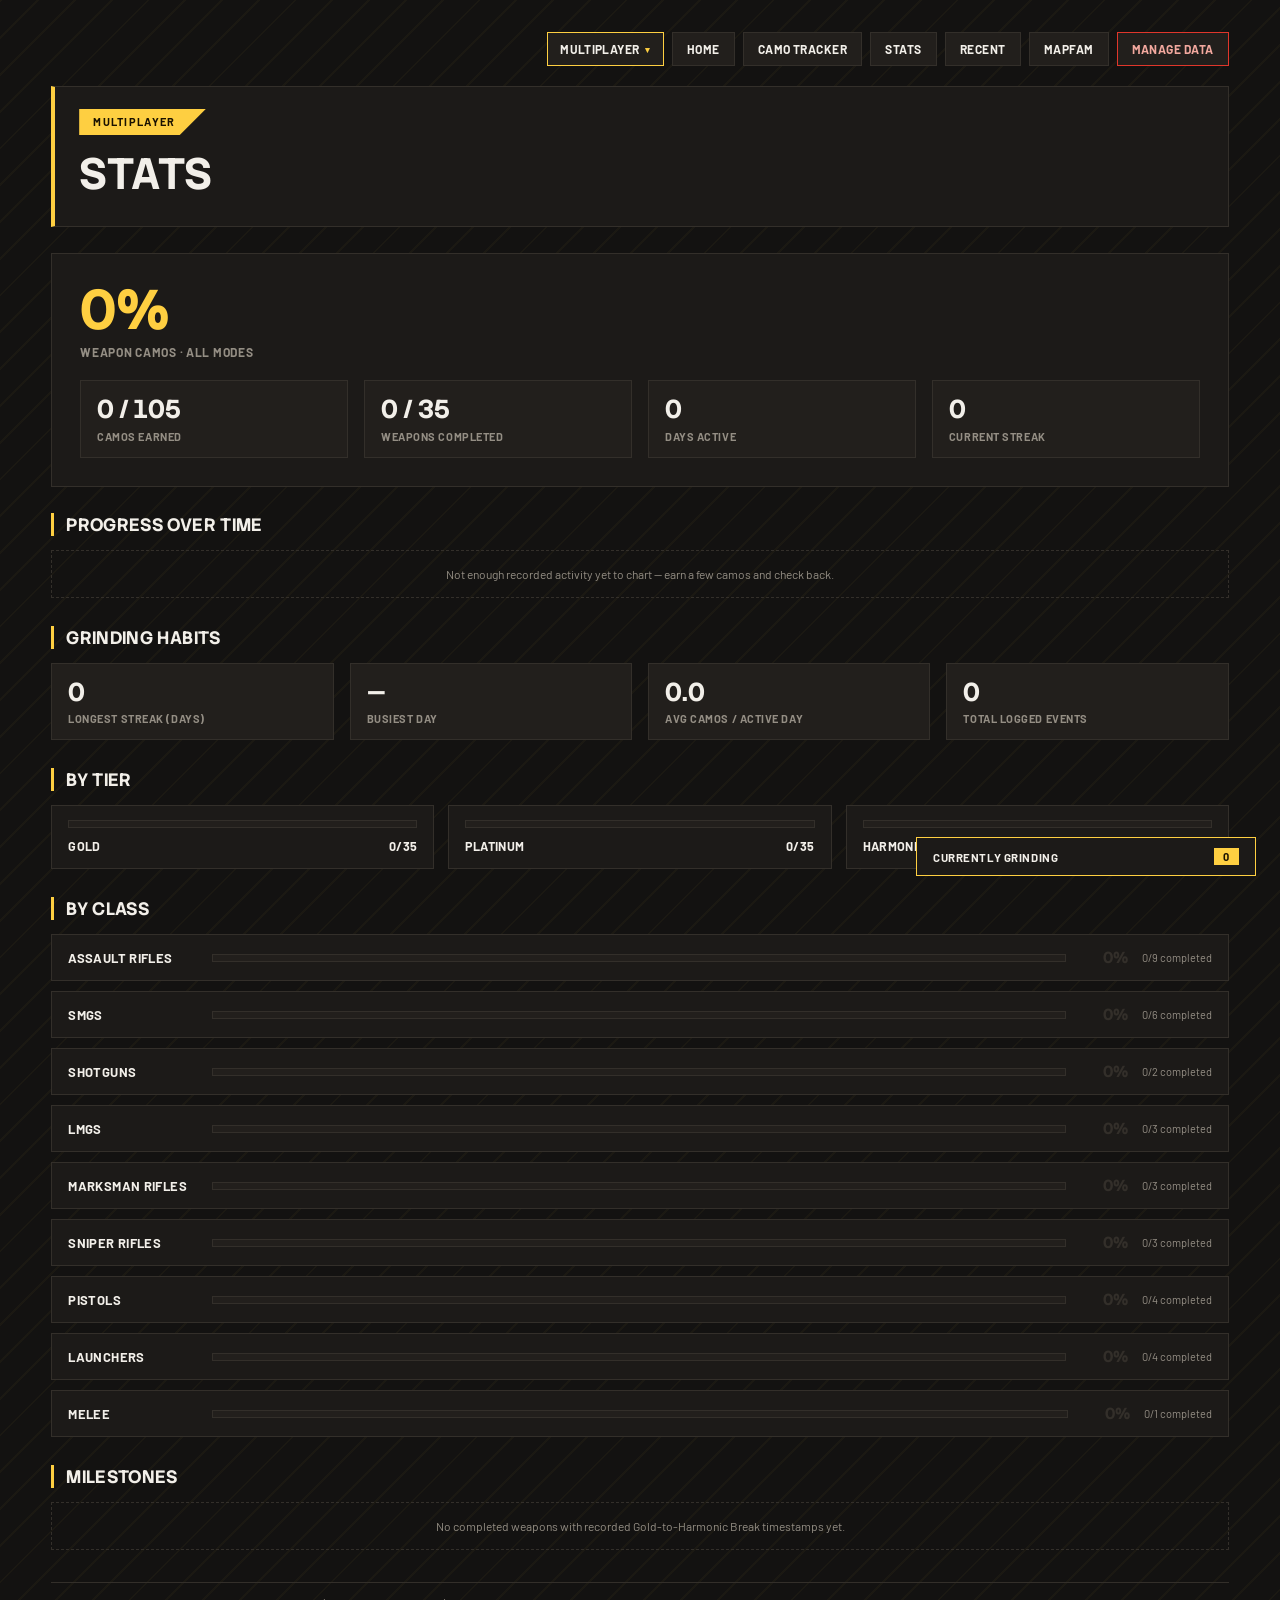
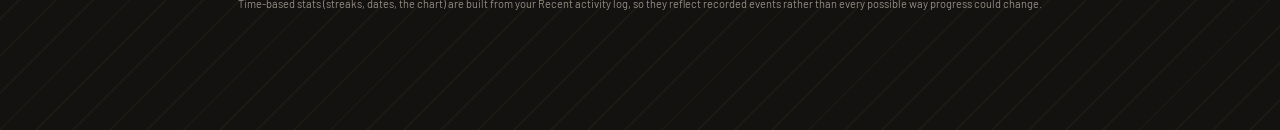
<file: stats.html>
<!DOCTYPE html>
<html lang="en">
<head>
<meta charset="UTF-8">
<meta name="viewport" content="width=device-width, initial-scale=1.0">
<title>Stats | MW4 Camo Tracker</title>
<meta property="og:type" content="website">
<meta property="og:title" content="Stats | MW4 Camo Tracker">
<meta property="og:description" content="Cumulative progress, streaks, and completion dates across your camo grind.">
<meta name="twitter:card" content="summary">
<meta name="twitter:title" content="Stats | MW4 Camo Tracker">
<meta name="twitter:description" content="Cumulative progress, streaks, and completion dates across your camo grind.">
<link rel="icon" type="image/svg+xml" href="favicon.svg">
<link rel="apple-touch-icon" href="apple-touch-icon.png">
<link rel="manifest" href="manifest.webmanifest">
<meta name="mobile-web-app-capable" content="yes">
<meta name="apple-mobile-web-app-capable" content="yes">
<meta name="apple-mobile-web-app-status-bar-style" content="black">
<meta name="apple-mobile-web-app-title" content="MW4 Camos">
<meta name="theme-color" content="#131211">
<link rel="preconnect" href="https://fonts.googleapis.com">
<link rel="preconnect" href="https://fonts.gstatic.com" crossorigin>
<link href="https://fonts.googleapis.com/css2?family=Barlow:wght@400;500;600;700&display=swap" rel="stylesheet">
<link rel="preload" href="fonts/StackSansHeadline-Bold.ttf" as="font" type="font/ttf" crossorigin>
<link rel="preload" href="site.css" as="style">
<link rel="preload" href="data.js" as="script">
<link rel="preload" href="site.js" as="script">
<link rel="stylesheet" href="site.css">
</head>
<body>
<div class="wrap">

  <div class="topbar">
    <div class="topbar-right">
      <div class="nav-mode-switcher" id="navModeSwitcher"></div>
      <a class="trader-btn" href="index.html">Home</a>
      <a class="trader-btn" href="camos.html">Camo Tracker</a>
      <a class="trader-btn" href="stats.html">Stats</a>
      <a class="trader-btn" href="recent.html">Recent</a>
      <a class="trader-btn" href="mapfam.html">Mapfam</a>
      <a class="trader-btn trader-btn-danger" href="import.html">Manage Data</a>
    </div>
  </div>

  <header>
    <span class="eyebrow mode-badge">Multiplayer</span>
    <h1>Stats</h1>
  </header>

  <section id="statsRoot"></section>

  <footer>Time-based stats (streaks, dates, the chart) are built from your Recent activity log, so they reflect recorded events rather than every possible way progress could change.</footer>
</div>

<div class="grind-list" id="grindList">
  <div class="grind-list-bar">
    <div class="grind-list-toggle" id="grindListToggle" role="button" tabindex="0">
      <span>Currently Grinding</span>
      <span class="grind-list-actions">
        <button class="grind-list-fullscreen" id="grindListFullscreen" type="button">Full Screen</button>
        <span class="grind-list-count" id="grindListCount">0</span>
      </span>
    </div>
  </div>
  <div class="grind-list-panel" id="grindListPanel"></div>
</div>

<script src="data.js"></script>
<script src="site.js"></script>
<script src="stats.js"></script>
<script>
renderNavModeSwitcher('navModeSwitcher');
renderStatsPage('statsRoot');
onDataSync(() => renderStatsPage('statsRoot'));
</script>
</body>
</html>
</file>
<file: site.css>
@font-face{
  font-family:'Stack Sans Headline';
  src:url('fonts/StackSansHeadline-Bold.ttf') format('truetype');
  font-weight:700;
  font-style:normal;
  font-display:swap;
}

:root{
  --bg:#131211;
  --panel:#1c1a18;
  --panel-2:#221f1c;
  --line:#332f2a;
  --hazard:#fecf41;
  --gold:#fecf41;
  --paper:#f2efe9;
  --dim:#948e84;
  --danger:#e0362b;
}
*{box-sizing:border-box;}
html{
  scrollbar-width:thin;
  scrollbar-color:var(--line) var(--bg);
}
html::-webkit-scrollbar{
  width:10px;
}
html::-webkit-scrollbar-track{
  background:var(--bg);
}
html::-webkit-scrollbar-thumb{
  background:var(--line);
}
html::-webkit-scrollbar-thumb:hover{
  background:var(--gold);
}
body{
  margin:0;
  background:
    repeating-linear-gradient(135deg, rgba(254,207,65,0.035) 0px, rgba(254,207,65,0.035) 2px, transparent 2px, transparent 26px),
    var(--bg);
  color:var(--paper);
  font-family:'Barlow', 'DejaVu Sans', 'Liberation Sans', sans-serif;
  padding:32px clamp(16px, 4vw, 56px) 120px;
}
.wrap{width:100%;}

h1{
  font-family:'Stack Sans Headline', 'DejaVu Sans Condensed', sans-serif;
  font-weight:700;
  text-transform:uppercase;
  letter-spacing:.01em;
  font-size:clamp(30px, 6vw, 44px);
  margin:10px 0 4px;
  color:var(--paper);
}

.eyebrow{
  display:inline-flex;
  align-items:center;
  gap:8px;
  min-width:120px;
  justify-content:center;
  background:var(--mode-accent, var(--gold));
  color:#1a1200;
  font-weight:700;
  font-size:11px;
  letter-spacing:.12em;
  text-transform:uppercase;
  padding:6px 30px 7px 14px;
  clip-path:polygon(0 0, 100% 0, calc(100% - 26px) 100%, 0% 100%);
}

.sub{color:var(--dim);font-size:13.5px;margin:0 0 22px;}

/* ---- Top nav ---- */
.topbar{
  display:flex;
  justify-content:flex-end;
  align-items:flex-start;
  flex-wrap:wrap;
  gap:10px;
  margin-bottom:20px;
}
.topbar-right{
  position:relative;
  display:flex;
  flex-wrap:wrap;
  justify-content:flex-end;
  gap:8px;
  align-items:flex-start;
}
.trader-btn{
  background:var(--panel-2);
  border:1px solid var(--line);
  color:var(--paper);
  font-family:'Barlow', sans-serif;
  font-weight:700;
  text-transform:uppercase;
  letter-spacing:.04em;
  font-size:12px;
  padding:9px 14px;
  cursor:pointer;
  white-space:nowrap;
}
.trader-btn:hover{border-color:var(--hazard);color:var(--hazard);}
.trader-btn-danger{border-color:var(--danger);color:#f2a89e;}
.trader-btn-danger:hover{background:var(--danger);border-color:var(--danger);color:#fff;}
a.trader-btn{display:inline-block;text-decoration:none;}

/* ---- Section header ---- */
header{
  background:var(--panel);
  border:1px solid var(--line);
  border-left:4px solid var(--hazard);
  padding:22px 24px 20px;
  margin-bottom:8px;
}

section{margin-top:26px;}

.placeholder-banner{
  background:var(--panel);
  border:1px solid var(--line);
  border-left:4px solid var(--gold);
  color:var(--paper);
  font-size:12px;
  line-height:1.6;
  padding:12px 16px;
  margin-bottom:22px;
}
.placeholder-banner b{color:var(--gold);}
.placeholder-banner code{color:var(--hazard);}

footer{
  margin-top:32px;
  font-size:11px;
  color:var(--dim);
  text-align:center;
  border-top:1px solid var(--line);
  padding-top:14px;
}

/* ---- Class filter pills (Camo Tracker page) ---- */
.class-filter-row{
  display:flex;
  flex-wrap:wrap;
  gap:8px;
  margin-bottom:22px;
}
.class-filter-btn{
  background:var(--panel-2);
  border:1px solid var(--tier-border, var(--line));
  color:var(--dim);
  font-family:'Barlow', sans-serif;
  font-weight:700;
  text-transform:uppercase;
  letter-spacing:.04em;
  font-size:12px;
  padding:8px 16px;
  cursor:pointer;
}
.class-filter-btn:hover{border-color:var(--hazard);}
.class-filter-btn.active{background:var(--hazard);border-color:var(--hazard);color:#1a0900;}

/* ---- Progress block ---- */
.progress-block{
  background:var(--panel);
  border:1px solid var(--tier-border, var(--line));
  padding:20px 22px;
  margin-bottom:30px;
  display:flex;
  align-items:center;
  gap:28px;
  flex-wrap:wrap;
}
.progress-block-link{
  text-decoration:none;
  cursor:pointer;
  transition:border-color .15s;
}
.progress-block-link:hover{border-color:var(--hazard);}
.progress-block-hint{
  font-size:11px;
  font-weight:700;
  text-transform:uppercase;
  letter-spacing:.05em;
  color:var(--dim);
}
.progress-block-link:hover .progress-block-hint{color:var(--hazard);}
.progress-block-link.maxed{background:var(--gold);border-color:var(--gold);}
.progress-block-link.maxed:hover{background:var(--gold);border-color:var(--gold);}
.progress-block-link.maxed .big-pct{color:var(--bg) !important;}
.progress-block-link.maxed .big-pct span{color:var(--bg);opacity:.7;}
.progress-block-link.maxed .progress-block-hint,
.progress-block-link.maxed:hover .progress-block-hint{color:var(--bg);}
.big-pct{
  font-family:'Stack Sans Headline', 'DejaVu Sans Condensed', sans-serif;
  font-weight:700;
  font-size:42px;
  color:var(--gold);
  line-height:1;
  flex-shrink:0;
}
.big-pct span{
  display:block;
  font-family:'Barlow', sans-serif;
  font-size:10.5px;
  color:var(--dim);
  font-weight:700;
  letter-spacing:.08em;
  text-transform:uppercase;
  margin-top:6px;
}
.bars{flex:1;min-width:220px;}
.bar-row{display:flex;align-items:center;gap:10px;margin-bottom:8px;}
.bar-row:last-child{margin-bottom:0;}
.bar-label{
  width:160px;
  white-space:nowrap;
  overflow:hidden;
  text-overflow:ellipsis;
  font-size:10.5px;
  font-weight:700;
  text-transform:uppercase;
  letter-spacing:.05em;
  color:var(--dim);
  flex-shrink:0;
}
.bar-track{flex:1;height:9px;background:var(--panel-2);border:1px solid var(--line);position:relative;min-width:60px;}
.bar-fill{height:100%;width:100%;transform-origin:left center;transition:transform .45s cubic-bezier(.2,.7,.2,1);}
.bar-count{width:42px;text-align:right;font-size:10.5px;color:var(--dim);flex-shrink:0;}

/* ---- Weapon grid / swatch cards ---- */
.weapon-search{
  display:block;
  width:100%;
  background:var(--panel-2);
  border:1px solid var(--line);
  color:var(--paper);
  font-family:'Barlow', sans-serif;
  font-size:14px;
  padding:11px 14px;
  margin-bottom:18px;
}
.weapon-search:focus{border-color:var(--gold);outline:none;}
.weapon-search::placeholder{color:var(--dim);}
.weapon-grid{
  display:grid;
  grid-template-columns:repeat(auto-fill, minmax(240px, 1fr));
  gap:14px;
}
.weapon-card{
  position:relative;
  background:var(--card-border, var(--line));
  transition:background-color .3s ease;
  padding:1px;
  cursor:pointer;
  clip-path:polygon(0 0, 100% 0, 100% calc(100% - 14px), calc(100% - 14px) 100%, 0 100%);
}
.weapon-card:hover{background:var(--hazard);}
.weapon-card .card-inner{
  display:block;
  height:100%;
  background:var(--panel);
  padding:18px 18px 16px;
  clip-path:polygon(0 0, 100% 0, 100% calc(100% - 13px), calc(100% - 13px) 100%, 0 100%);
}
.weapon-card.pinned:before{
  content:"PINNED";
  position:absolute;
  top:1px; left:1px;
  background:var(--hazard);
  color:#1a0900;
  font-size:9px;
  font-weight:700;
  letter-spacing:.08em;
  padding:3px 8px;
  z-index:1;
}
.weapon-name{
  font-family:'Stack Sans Headline', 'DejaVu Sans Condensed', sans-serif;
  font-weight:700;
  text-transform:uppercase;
  font-size:18px;
  letter-spacing:.01em;
  margin:14px 0 2px;
}
.weapon-class{font-size:10.5px;color:var(--dim);text-transform:uppercase;letter-spacing:.06em;margin-bottom:14px;}

.swatch-row{display:flex;gap:7px;}
.tier-swatch{
  flex:1;
  text-align:center;
  display:flex;
  flex-direction:column;
  align-items:center;
}
.tier-swatch .sr-only,
.prestige-chip .sr-only,
.mastery-item .sr-only{
  position:absolute;
  width:1px;height:1px;
  padding:0;margin:-1px;
  overflow:hidden;
  clip:rect(0,0,0,0);
  white-space:nowrap;
  border:0;
}
.swatch-chip{
  width:100%;
  height:28px;
  border:1px solid var(--line);
  margin-bottom:5px;
}
.swatch-chip.locked{
  background:repeating-linear-gradient(45deg, var(--panel-2), var(--panel-2) 4px, #17150f 4px, #17150f 8px);
}
.tier-swatch:focus-within .swatch-chip{outline:2px solid var(--hazard);outline-offset:1px;}
.swatch-label{font-size:8.5px;font-weight:700;text-transform:uppercase;color:var(--dim);letter-spacing:.05em;}
.tier-swatch.tier-done .swatch-label{color:var(--paper);}

.empty-note{
  font-size:12px;
  color:var(--dim);
  border:1px dashed var(--line);
  padding:16px;
  text-align:center;
}

/* ---- Recent activity list ---- */
.recent-list{display:flex;flex-direction:column;gap:2px;}
.recent-row{
  display:flex;
  align-items:center;
  gap:12px;
  background:var(--panel);
  border:1px solid var(--line);
  padding:12px 16px;
  cursor:pointer;
}
.recent-row:hover{border-color:var(--hazard);}
.recent-remove{
  flex-shrink:0;
  background:none;
  border:1px solid var(--danger);
  color:#f2a89e;
  width:22px;
  height:22px;
  line-height:20px;
  text-align:center;
  padding:0;
  font-size:14px;
  cursor:pointer;
}
.recent-remove:hover{background:var(--danger);color:#fff;}

/* ---- Undo toast ---- */
.undo-toast{
  position:fixed;
  left:50%;
  bottom:80px; /* sits above the Currently Grinding bar */
  transform:translateX(-50%) translateY(20px);
  z-index:80;
  display:flex;
  align-items:center;
  gap:16px;
  background:var(--panel);
  border:1px solid var(--gold);
  padding:12px 14px 12px 18px;
  font-family:'Barlow', sans-serif;
  font-size:13px;
  color:var(--paper);
  opacity:0;
  transition:opacity .2s, transform .2s;
  max-width:calc(100vw - 32px);
}
.undo-toast.open{opacity:1;transform:translateX(-50%) translateY(0);}
.undo-toast-msg{white-space:nowrap;overflow:hidden;text-overflow:ellipsis;}
.undo-toast-btn{
  flex-shrink:0;
  background:none;
  border:1px solid var(--gold);
  color:var(--gold);
  font-family:'Barlow', sans-serif;
  font-weight:700;
  text-transform:uppercase;
  letter-spacing:.05em;
  font-size:11px;
  padding:6px 12px;
  cursor:pointer;
}
.undo-toast-btn:hover{background:var(--gold);color:var(--bg);}
.recent-dot{
  width:12px;
  height:12px;
  flex-shrink:0;
  border:1px solid var(--line);
}
.recent-main{
  flex:1;
  min-width:0;
  display:flex;
  flex-direction:column;
}
.recent-weapon{
  font-family:'Stack Sans Headline', 'DejaVu Sans Condensed', sans-serif;
  font-weight:700;
  text-transform:uppercase;
  font-size:15px;
  color:var(--paper);
}
.recent-class{font-size:10px;color:var(--dim);text-transform:uppercase;letter-spacing:.06em;}
.recent-tier{
  font-size:12px;
  font-weight:700;
  text-transform:uppercase;
  letter-spacing:.03em;
  color:var(--paper);
  flex-shrink:0;
}
.recent-time{
  font-size:10.5px;
  color:var(--dim);
  flex-shrink:0;
  width:76px;
  text-align:right;
}
@media (max-width: 560px){
  .recent-row{flex-wrap:wrap;padding:10px 14px;}
  .recent-time{width:auto;margin-left:auto;}
}

/* ---- Mapfam gallery ---- */
.page-toolbar{
  display:flex;
  gap:10px;
  margin-bottom:22px;
  flex-wrap:wrap;
}
.mapfam-grid{
  display:grid;
  grid-template-columns:repeat(4, 1fr);
  gap:12px;
}
.mapfam-box{
  position:relative;
  background:var(--line);
  padding:1px;
  aspect-ratio:1/1;
  clip-path:polygon(0 0, 100% 0, 100% calc(100% - 14px), calc(100% - 14px) 100%, 0 100%);
}
.mapfam-box:hover{background:var(--gold);}
.mapfam-box .card-inner{
  display:flex;
  align-items:center;
  justify-content:center;
  height:100%;
  background:var(--panel-2);
  cursor:pointer;
  clip-path:polygon(0 0, 100% 0, 100% calc(100% - 13px), calc(100% - 13px) 100%, 0 100%);
  overflow:hidden;
  position:relative;
}
.mapfam-box .card-inner img{
  width:100%;
  height:100%;
  object-fit:cover;
  display:block;
}
.mapfam-box-remove{
  position:absolute;
  top:6px; right:6px;
  width:22px; height:22px;
  line-height:20px;
  text-align:center;
  padding:0;
  background:rgba(19,18,17,.85);
  border:1px solid var(--line);
  color:var(--paper);
  font-size:14px;
  cursor:pointer;
  z-index:1;
}
.mapfam-box-remove:hover{background:var(--danger);border-color:var(--danger);color:#fff;}

@media (max-width: 640px){
  .mapfam-grid{grid-template-columns:repeat(2, 1fr);}
}

.mapfam-zoom-overlay{
  display:none;
  position:fixed;
  top:0;left:0;right:0;bottom:0;
  background:rgba(19,18,17,.9);
  align-items:center;
  justify-content:center;
  z-index:70;
  cursor:zoom-out;
  padding:24px;
}
.mapfam-zoom-overlay.open{display:flex;}
.mapfam-zoom-overlay img{
  width:min(92vw, 900px);
  aspect-ratio:1/1;
  object-fit:contain;
  border:1px solid var(--line);
  background:var(--panel);
}
.task-filter-empty{
  font-size:12px;
  color:var(--dim);
  border:1px dashed var(--line);
  padding:16px;
  text-align:center;
  display:none;
}

/* ---- Homepage ---- */
/* ---- Mode switcher (Multiplayer / Warzone / DMZ) ---- */
/* ---- Stats page ---- */
.stats-overview{
  background:var(--panel);
  border:1px solid var(--line);
  padding:28px;
  margin-bottom:24px;
}
.stats-hero-pct{
  font-family:'Stack Sans Headline', 'DejaVu Sans Condensed', sans-serif;
  font-weight:700;
  font-size:56px;
  line-height:1;
  margin-bottom:22px;
}
.stats-hero-pct span{
  display:block;
  font-family:'Barlow', sans-serif;
  font-size:12px;
  font-weight:700;
  letter-spacing:.06em;
  text-transform:uppercase;
  color:var(--dim);
  margin-top:8px;
}
.stats-mini-grid{
  display:grid;
  grid-template-columns:repeat(auto-fit, minmax(150px, 1fr));
  gap:16px;
}
.stats-mini{
  background:var(--panel-2);
  border:1px solid var(--line);
  padding:14px 16px;
}
.stats-mini-value{
  font-family:'Stack Sans Headline', 'DejaVu Sans Condensed', sans-serif;
  font-weight:700;
  font-size:26px;
  color:var(--paper);
  line-height:1.1;
}
.stats-mini-label{
  font-size:11px;
  font-weight:700;
  text-transform:uppercase;
  letter-spacing:.05em;
  color:var(--dim);
  margin-top:6px;
}
.stats-section{margin-bottom:28px;}
.stats-section h2{
  font-family:'Stack Sans Headline', 'DejaVu Sans Condensed', sans-serif;
  font-weight:700;
  font-size:18px;
  text-transform:uppercase;
  letter-spacing:.02em;
  color:var(--paper);
  margin:0 0 14px;
  padding-left:12px;
  border-left:3px solid var(--gold);
}
.stats-chart{
  background:var(--panel);
  border:1px solid var(--line);
  padding:16px;
}
.stats-chart-svg{width:100%;height:auto;display:block;}
.stats-chart-footnote{
  font-size:11.5px;
  color:var(--dim);
  margin-top:10px;
}
.stats-tier-grid{
  display:grid;
  grid-template-columns:repeat(auto-fit, minmax(200px, 1fr));
  gap:14px;
}
.stats-tier-card{
  background:var(--panel);
  border:1px solid var(--line);
  padding:14px 16px;
}
.stats-tier-bar-track{
  height:8px;
  background:var(--panel-2);
  border:1px solid var(--line);
  margin-bottom:10px;
}
.stats-tier-bar-fill{height:100%;}
.stats-tier-row{
  display:flex;
  justify-content:space-between;
  font-size:12.5px;
  font-weight:700;
  color:var(--paper);
  text-transform:uppercase;
  letter-spacing:.03em;
}
.stats-class-list{display:flex;flex-direction:column;gap:10px;}
.stats-class-row{
  display:flex;
  align-items:center;
  gap:14px;
  background:var(--panel);
  border:1px solid var(--tier-border, var(--line));
  padding:12px 16px;
  flex-wrap:wrap;
}
.stats-class-name{
  font-weight:700;
  font-size:13px;
  text-transform:uppercase;
  letter-spacing:.03em;
  color:var(--paper);
  min-width:130px;
}
.stats-class-bar-track{
  flex:1;
  min-width:120px;
  height:8px;
  background:var(--panel-2);
  border:1px solid var(--line);
}
.stats-class-bar-fill{height:100%;background:var(--tier-border, var(--gold));}
.stats-class-pct{
  font-family:'Stack Sans Headline', 'DejaVu Sans Condensed', sans-serif;
  font-weight:700;
  font-size:16px;
  color:var(--tier-border, var(--gold));
  width:48px;
  text-align:right;
}
.stats-class-count{
  font-size:11px;
  color:var(--dim);
  white-space:nowrap;
}
.stats-milestone-grid{
  display:grid;
  grid-template-columns:repeat(auto-fit, minmax(190px, 1fr));
  gap:14px;
}
.stats-milestone{
  background:var(--panel);
  border:1px solid var(--line);
  padding:14px 16px;
}
.stats-milestone-label{
  font-size:11px;
  font-weight:700;
  text-transform:uppercase;
  letter-spacing:.05em;
  color:var(--dim);
  margin-bottom:8px;
}
.stats-milestone-value{
  font-family:'Stack Sans Headline', 'DejaVu Sans Condensed', sans-serif;
  font-weight:700;
  font-size:17px;
  color:var(--paper);
}
.stats-milestone-sub{
  font-size:11.5px;
  color:var(--gold);
  margin-top:4px;
}

.mode-switcher{
  display:flex;
  gap:8px;
  justify-content:center;
  flex-wrap:wrap;
  margin-bottom:22px;
}
.mode-pill{
  background:var(--panel-2);
  border:1px solid var(--line);
  color:var(--dim);
  font-family:'Barlow', sans-serif;
  font-weight:700;
  text-transform:uppercase;
  letter-spacing:.04em;
  font-size:12px;
  padding:10px 22px;
  cursor:pointer;
}
.mode-pill:hover{border-color:var(--pill-accent, var(--gold));color:var(--paper);}
.mode-pill.active{
  background:var(--pill-accent, var(--gold));
  border-color:var(--pill-accent, var(--gold));
  color:#1a1200;
}

/* Compact dropdown version used in the nav bar on non-homepage pages. */
.nav-mode-switcher{position:relative;}
.nav-mode-btn{
  background:var(--panel-2);
  border:1px solid var(--mode-accent, var(--gold));
  color:var(--paper);
  font-family:'Barlow', sans-serif;
  font-weight:700;
  text-transform:uppercase;
  letter-spacing:.03em;
  font-size:12px;
  padding:9px 12px;
  cursor:pointer;
  display:inline-flex;
  align-items:center;
  gap:6px;
  white-space:nowrap;
}
.nav-mode-btn:hover{color:var(--mode-accent, var(--gold));}
.nav-mode-caret{font-size:9px;color:var(--mode-accent, var(--gold));}
.nav-mode-menu{
  display:none;
  position:absolute;
  top:100%;right:0;
  margin-top:6px;
  width:160px;
  background:var(--panel-2);
  border:1px solid var(--line);
  z-index:50;
}
.nav-mode-menu.open{display:block;}
.nav-mode-option{
  display:block;
  width:100%;
  text-align:left;
  background:none;
  border:none;
  border-bottom:1px solid var(--line);
  color:var(--paper);
  font-family:'Barlow', sans-serif;
  font-weight:600;
  font-size:13px;
  padding:10px 14px;
  cursor:pointer;
}
.nav-mode-option:last-child{border-bottom:none;}
.nav-mode-option:hover{background:var(--panel);color:var(--pill-accent, var(--gold));}
.nav-mode-option.active{color:var(--pill-accent, var(--gold));}

.class-grid{
  display:grid;
  grid-template-columns:repeat(auto-fit, minmax(140px, 1fr));
  gap:10px;
}
.class-tile{
  display:block;
  background:var(--tile-border, var(--line));
  padding:1px;
  text-decoration:none;
  text-align:left;
  clip-path:polygon(0 0, 100% 0, 100% calc(100% - 10px), calc(100% - 10px) 100%, 0 100%);
}
.class-tile:hover{background:var(--hazard);}
.class-tile .card-inner{
  display:block;
  background:var(--panel);
  padding:14px 14px 12px;
  clip-path:polygon(0 0, 100% 0, 100% calc(100% - 9px), calc(100% - 9px) 100%, 0 100%);
}
.class-tile-name{
  display:block;
  font-family:'Stack Sans Headline', 'DejaVu Sans Condensed', sans-serif;
  font-weight:700;
  text-transform:uppercase;
  letter-spacing:.01em;
  font-size:14px;
  color:var(--paper);
  margin-bottom:6px;
}
.class-tile-count{
  display:block;
  font-size:12px;
  font-weight:700;
  color:var(--tile-border, var(--gold));
}
.class-tile.maxed{background:var(--gold);}
.class-tile.maxed:hover{background:var(--gold);}
.class-tile.maxed .card-inner{background:var(--gold);}
.class-tile.maxed .class-tile-name,
.class-tile.maxed .class-tile-count{color:var(--bg);}

/* ---- Mobile nav menu ---- */
.mobile-menu-wrap{position:relative;display:none;}
.mobile-menu-btn{
  background:var(--panel-2);
  border:1px solid var(--line);
  color:var(--paper);
  font-family:'Barlow', sans-serif;
  font-weight:700;
  text-transform:uppercase;
  font-size:13px;
  padding:9px 13px;
  cursor:pointer;
}
.mobile-menu-btn:hover{border-color:var(--hazard);}
.mobile-menu-panel{
  display:none;
  position:absolute;
  top:100%;right:0;
  margin-top:6px;
  width:210px;
  max-height:320px;
  overflow-y:auto;
  background:var(--panel-2);
  border:1px solid var(--line);
  z-index:50;
}
.mobile-menu-panel.open{display:block;}
.mobile-menu-panel a{
  display:block;
  padding:11px 14px;
  font-size:13px;
  font-weight:600;
  color:var(--paper);
  text-decoration:none;
  border-bottom:1px solid var(--line);
}
.mobile-menu-panel a:hover{background:var(--hazard);color:#1a0900;}
.mobile-menu-panel a.mobile-menu-danger{color:#f2a89e;}
.mobile-menu-panel a.mobile-menu-danger:hover{background:var(--danger);color:#fff;}

@media (max-width: 480px){
  .topbar-right > a.trader-btn{display:none;}
  .mobile-menu-wrap{display:inline-block;}
  .trader-btn{font-size:13px;padding:10px 14px;}
  h1{font-size:28px;}
  .bar-label{width:140px;font-size:9.5px;}
  .bar-count{width:32px;font-size:9.5px;}
  .big-pct{font-size:34px;}
  footer{font-size:11.5px;}
}

/* ---- Currently Grinding (Grind List) ---- */
.grind-list{
  position:fixed;
  bottom:24px;
  right:24px;
  width:340px;
  max-width:calc(100vw - 48px);
  z-index:40;
  font-family:'Barlow', sans-serif;
}
.grind-list.fullscreen{
  top:0;
  bottom:0;
  left:0;
  right:0;
  width:auto;
  max-width:none;
}
/* Full Screen takes over the whole viewport — hide the page's own content
   behind it rather than leaving it visible around/behind the panel. */
body.grindlist-fullscreen > .wrap,
body.grindlist-fullscreen > .hero{
  display:none;
}
.grind-list-bar{
  width:100%;
  background:var(--panel);
  border:1px solid var(--mode-accent, var(--gold));
  padding:10px 16px;
  display:flex;
  align-items:center;
  gap:10px;
  flex-wrap:wrap;
  cursor:pointer;
}
.grind-list.fullscreen .grind-list-bar{
  border:none;
  border-top:3px solid var(--mode-accent, var(--gold));
  border-left:1px solid var(--line);
  border-right:1px solid var(--line);
  cursor:default;
}
.grind-list-toggle{
  flex:1;
  min-width:140px;
  color:var(--paper);
  font-weight:700;
  text-transform:uppercase;
  font-size:11.5px;
  letter-spacing:.05em;
  cursor:pointer;
  display:flex;
  align-items:center;
  gap:10px;
}
.grind-list-actions{
  margin-left:auto;
  display:flex;
  align-items:center;
  gap:10px;
}
.grind-list-count{
  background:var(--mode-accent, var(--gold));
  color:#1a1200;
  font-weight:700;
  padding:2px 9px;
  font-size:11px;
  cursor:pointer;
}
.grind-list-count:hover{background:var(--danger);color:#fff;}
.grind-list-fullscreen{
  display:none;
  background:none;
  border:1px solid var(--line);
  color:var(--paper);
  font-family:inherit;
  font-weight:700;
  font-size:10.5px;
  letter-spacing:.05em;
  text-transform:uppercase;
  padding:6px 12px;
  cursor:pointer;
}
.grind-list.open .grind-list-fullscreen,
.grind-list.fullscreen .grind-list-fullscreen{display:inline-block;}
.grind-list-fullscreen:hover{border-color:var(--mode-accent, var(--gold));color:var(--mode-accent, var(--gold));}
.grind-list.fullscreen .grind-list-panel{max-height:none;height:auto;}
.grind-list-panel,
.mobile-menu-panel{
  scrollbar-width:thin;
  scrollbar-color:var(--line) var(--panel);
}
.grind-list-panel::-webkit-scrollbar,
.mobile-menu-panel::-webkit-scrollbar{
  width:8px;
}
.grind-list-panel::-webkit-scrollbar-track,
.mobile-menu-panel::-webkit-scrollbar-track{
  background:var(--panel);
}
.grind-list-panel::-webkit-scrollbar-thumb,
.mobile-menu-panel::-webkit-scrollbar-thumb{
  background:var(--line);
}
.grind-list-panel::-webkit-scrollbar-thumb:hover,
.mobile-menu-panel::-webkit-scrollbar-thumb:hover{
  background:var(--gold);
}
.grind-list-panel{
  display:none;
  width:100%;
  height:340px;
  max-height:calc(100vh - 160px);
  overflow-y:auto;
  background:var(--bg);
  border:1px solid var(--line);
  border-top:none;
}
.grind-list.fullscreen .grind-list-panel{
  border-left:1px solid var(--line);
  border-right:1px solid var(--line);
}
.grind-list.open .grind-list-panel{display:block;}
.grind-item{
  display:flex;
  justify-content:space-between;
  align-items:center;
  gap:10px;
  flex-wrap:wrap;
  padding:10px 16px;
  border-bottom:1px solid var(--line);
}
.grind-item-name{
  font-family:'Stack Sans Headline', 'DejaVu Sans Condensed', sans-serif;
  font-weight:700;
  text-transform:uppercase;
  font-size:14px;
  color:var(--paper);
}
.grind-item-sub{
  font-size:10.5px;
  color:var(--dim);
}
.grind-item-actions{
  flex-shrink:0;
  display:flex;
  gap:8px;
}
.grind-item-view{
  background:none;
  border:1px solid var(--line);
  color:var(--paper);
  font-weight:700;
  text-transform:uppercase;
  letter-spacing:.03em;
  font-size:10px;
  padding:4px 9px;
  cursor:pointer;
  text-decoration:none;
  display:inline-block;
}
.grind-item-view:hover{border-color:var(--paper);}
.grind-item-next{
  background:none;
  border:1px solid var(--gold);
  color:var(--gold);
  font-weight:700;
  text-transform:uppercase;
  letter-spacing:.03em;
  font-size:10px;
  padding:4px 9px;
  cursor:pointer;
}
.grind-item-next:hover{background:var(--gold);color:#1a1200;}
.grind-item-next:disabled{
  border-color:var(--line);
  color:var(--dim);
  opacity:.6;
  cursor:not-allowed;
}
.grind-item-next:disabled:hover{background:none;color:var(--dim);}
.grind-item-remove{
  background:none;
  border:1px solid var(--danger);
  color:#f2a89e;
  font-weight:700;
  text-transform:uppercase;
  letter-spacing:.03em;
  font-size:10px;
  padding:4px 9px;
  cursor:pointer;
}
.grind-item-remove:hover{background:var(--danger);color:#fff;}
.grind-list-empty{
  padding:16px;
  text-align:center;
  font-size:11px;
  color:var(--dim);
}

/* Full Screen sizing tiers — text scales with how much vertical room each
   pinned weapon gets, same mechanic as Easy Tarkov's Infil mode. */
.grind-list.fs-lg .grind-item{padding:20px 22px;}
.grind-list.fs-lg .grind-item-name{font-size:19px;}
.grind-list.fs-lg .grind-item-sub{font-size:12.5px;}
.grind-list.fs-lg .grind-item-view,
.grind-list.fs-lg .grind-item-next,
.grind-list.fs-lg .grind-item-remove{font-size:11.5px;padding:6px 12px;}
.grind-list.fs-md .grind-item{padding:13px 17px;}
.grind-list.fs-md .grind-item-name{font-size:15px;}
.grind-list.fs-md .grind-item-sub{font-size:10.5px;}
.grind-list.fs-sm .grind-item{padding:8px 13px;}
.grind-list.fs-sm .grind-item-name{font-size:12.5px;}
.grind-list.fs-sm .grind-item-sub{font-size:9.5px;}

@media (max-width: 640px){
  .grind-list-toggle{font-size:10.5px;}
  .grind-item-name{font-size:13px;}
  .grind-item-sub{font-size:9.5px;}
  .grind-item-view, .grind-item-next, .grind-item-remove{font-size:9px;padding:4px 8px;}
}


/* ---- Motion ----
   Every animation here plays once, in response to an action (or once on
   load). Nothing loops, so the site costs nothing while sitting idle next
   to the game. Only transform, opacity and colour are animated. */
.weapon-card.pinned:before{z-index:2;}
@keyframes chip-pop{
  0%{transform:scale(.85);}
  60%{transform:scale(1.06);}
  100%{transform:scale(1);}
}
.swatch-chip.chip-pop{animation:chip-pop .22s ease-out;}

@keyframes mastery-sweep{
  from{transform:translateX(-100%);}
  to{transform:translateX(100%);}
}
.weapon-card.mastery-sweep .card-inner,
.class-tile.mastery-sweep .card-inner{position:relative;}
.weapon-card.mastery-sweep .card-inner::after,
.class-tile.mastery-sweep .card-inner::after{
  content:"";
  position:absolute;
  inset:0;
  pointer-events:none;
  background:linear-gradient(105deg, transparent 30%, rgba(255,255,255,.22) 50%, transparent 70%);
  transform:translateX(-100%);
  animation:mastery-sweep .9s ease-out .1s 1 forwards;
}

@keyframes panel-in{
  from{opacity:0;transform:translateY(8px);}
  to{opacity:1;transform:none;}
}
.grind-list.open .grind-list-panel{animation:panel-in .18s ease-out;}

@media (prefers-reduced-motion: reduce){
  *, *::before, *::after{
    animation:none !important;
    transition:none !important;
  }
}

/* ---- Divergence + Mastery panel (camos.html) ---- */
.mastery-panel{
  background:var(--panel);
  border:1px solid var(--line);
  padding:18px 22px 20px;
  margin:-14px 0 30px;
}
.mastery-head{
  display:flex;
  align-items:baseline;
  justify-content:space-between;
  gap:6px 18px;
  flex-wrap:wrap;
  margin-bottom:14px;
}
.mastery-title{
  font-family:'Stack Sans Headline', 'DejaVu Sans Condensed', sans-serif;
  font-weight:700;
  text-transform:uppercase;
  font-size:16px;
  color:var(--gold);
}
.mastery-note{font-size:11px;color:var(--dim);}
.mastery-soon{
  font-size:12px;
  color:var(--paper);
  border-left:3px solid var(--gold);
  padding:6px 10px;
  margin-bottom:14px;
  background:var(--panel-2);
}
.mastery-row{display:grid;grid-template-columns:repeat(4, 1fr);gap:12px;}
.mastery-item{cursor:pointer;}
.mastery-item.tier-locked{cursor:not-allowed;}
.mastery-item .swatch-chip{height:34px;}
.mastery-item .swatch-label{font-size:10px;}
.mastery-req{
  display:block;
  font-size:10.5px;
  line-height:1.35;
  color:var(--dim);
  margin-top:4px;
}
@media (max-width: 640px){
  .mastery-row{grid-template-columns:repeat(2, 1fr);}
}

/* ---- What's holding things up (camos.html progress block) ---- */
.blockers{
  flex-basis:100%;
  border-top:1px solid var(--line);
  padding-top:14px;
  display:grid;
  gap:6px;
}
.blockers-title{
  font-size:10.5px;
  font-weight:700;
  letter-spacing:.08em;
  text-transform:uppercase;
  color:var(--dim);
  margin-bottom:2px;
}
.blocker-row{display:flex;gap:12px;font-size:12.5px;line-height:1.45;color:var(--dim);}
.blocker-class{
  flex:0 0 130px;
  font-weight:700;
  text-transform:uppercase;
  letter-spacing:.04em;
  font-size:11px;
  color:var(--paper);
  padding-top:1px;
}
.blocker-text b{font-weight:700;}
.blocker-weapon{
  background:none;
  border:none;
  padding:0;
  font:inherit;
  color:var(--paper);
  text-decoration:underline;
  text-decoration-color:var(--line);
  text-underline-offset:3px;
  cursor:pointer;
}
.blocker-weapon:hover{color:var(--gold);text-decoration-color:var(--gold);}
@media (max-width: 560px){
  .blocker-row{flex-direction:column;gap:0;}
  .blocker-class{flex-basis:auto;}
}

.blockers-toggle{
  justify-self:start;
  background:none;
  border:none;
  padding:4px 0 0;
  font-family:'Barlow', sans-serif;
  font-size:11px;
  font-weight:700;
  letter-spacing:.05em;
  text-transform:uppercase;
  color:var(--gold);
  cursor:pointer;
}
.blockers-toggle:hover{text-decoration:underline;text-underline-offset:3px;}

/* ---- Pyroclast prestige row on weapon cards ---- */
.prestige-row{
  display:flex;
  align-items:center;
  gap:8px;
  margin-top:12px;
  font-size:9.5px;
  font-weight:700;
  letter-spacing:.06em;
  text-transform:uppercase;
  color:var(--dim);
}
.prestige-chips{display:flex;gap:4px;}
.prestige-chip{cursor:pointer;display:flex;}
.prestige-chip.locked{cursor:not-allowed;}
.prestige-box{
  width:22px;height:10px;
  border:1px solid var(--chip);
  background:transparent;
}
.prestige-chip.done .prestige-box{background:var(--chip);}
.prestige-chip.locked .prestige-box{
  border-color:var(--line);
  background:repeating-linear-gradient(45deg, var(--panel-2), var(--panel-2) 3px, #17150f 3px, #17150f 6px);
}
.prestige-chip:focus-within .prestige-box{outline:2px solid var(--hazard);outline-offset:1px;}
.prestige-count{margin-left:auto;color:var(--dim);}
</file>
